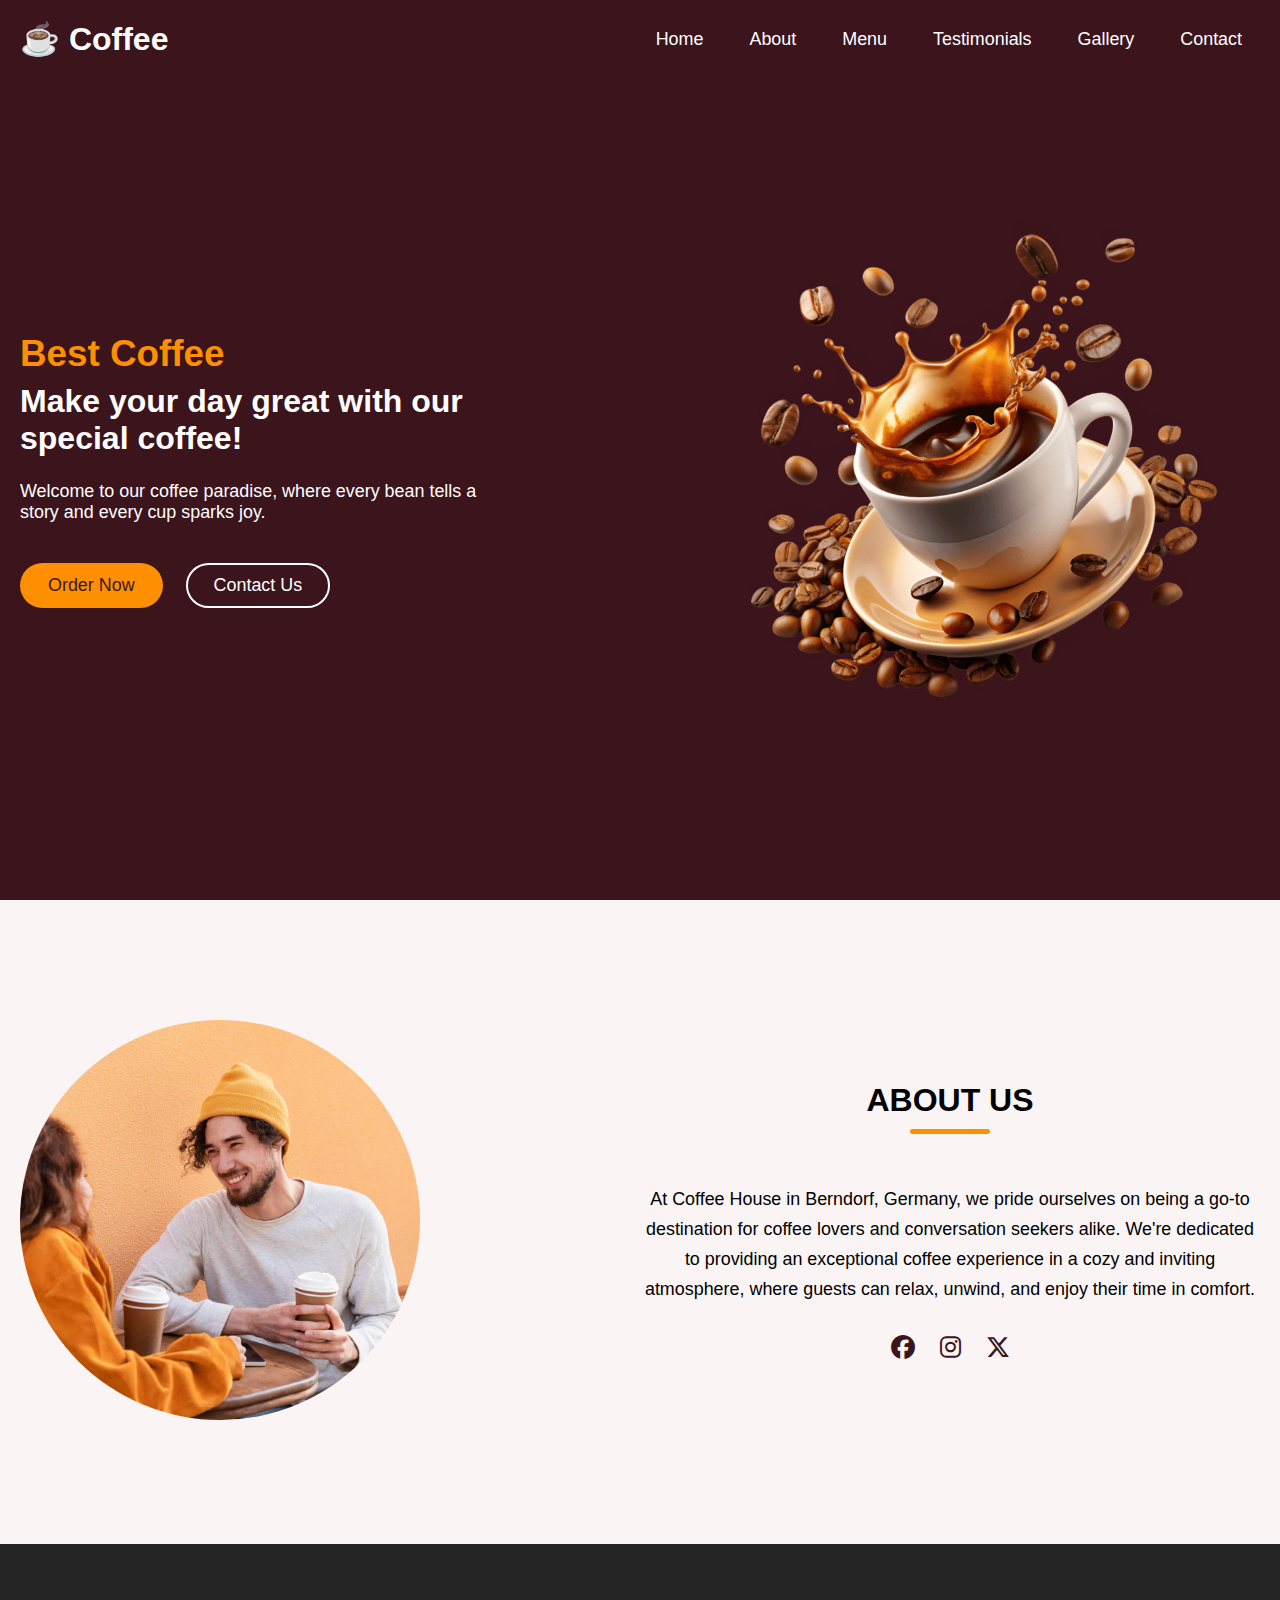
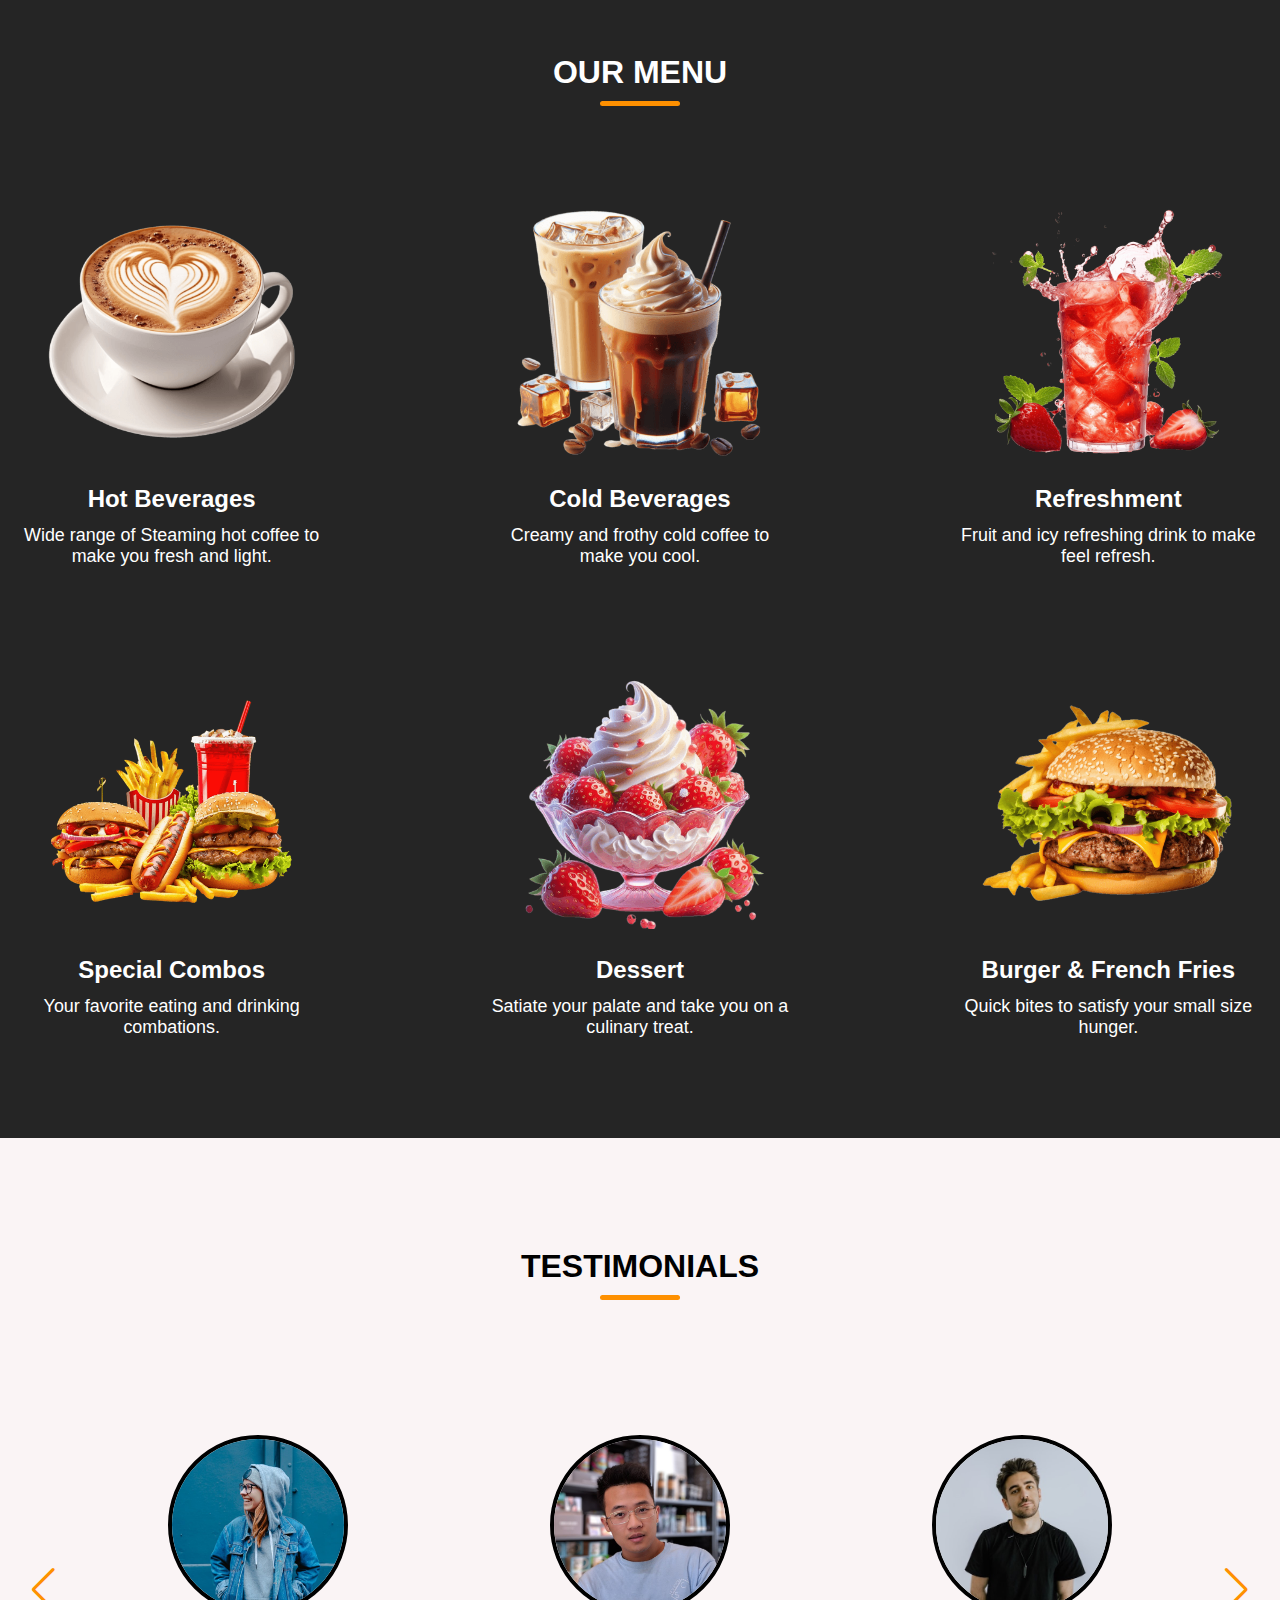
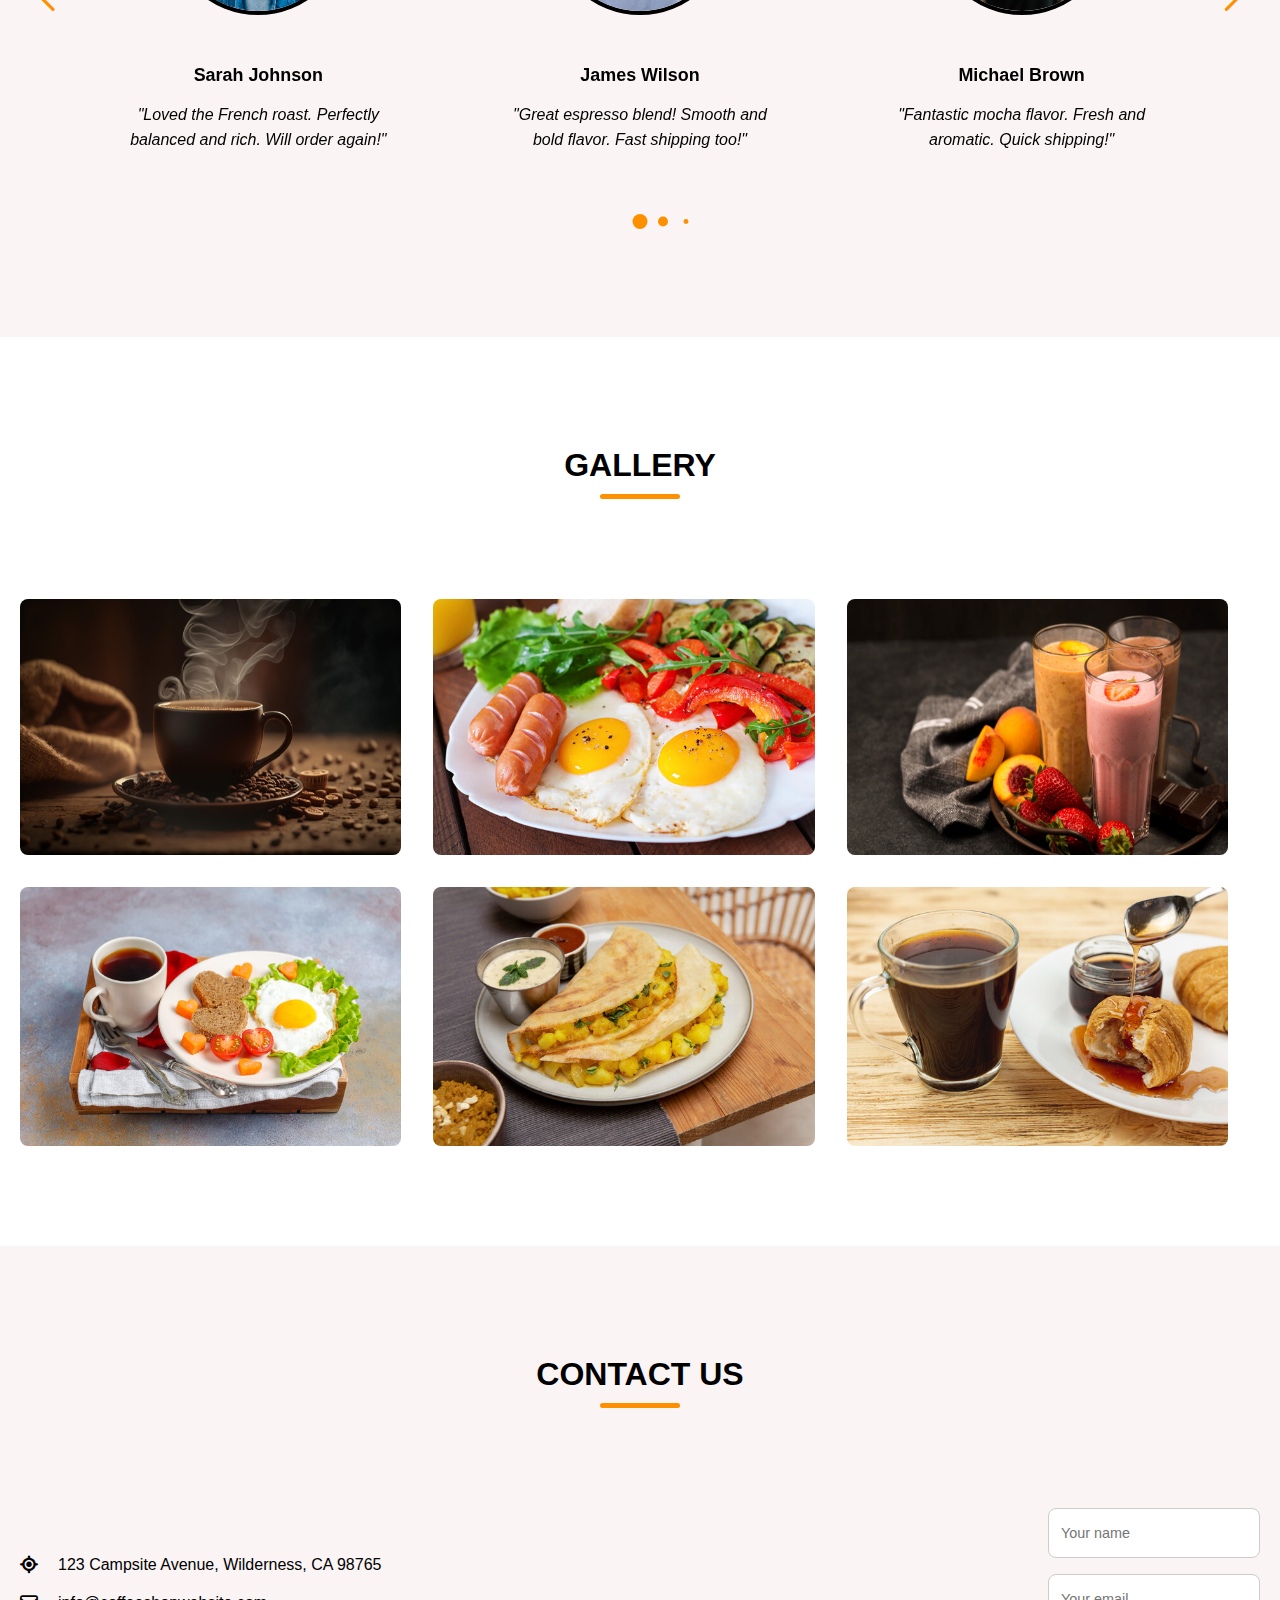
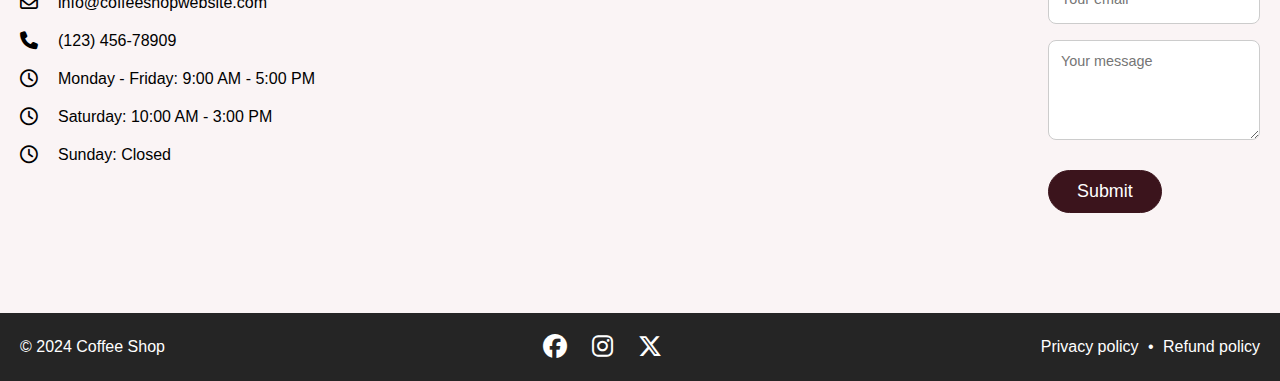
<file: index.html>
<!DOCTYPE html>
<html lang="en">
  <head>
    <meta charset="UTF-8"/>
    <meta name="viewport" content="width=device-width, initial-scale=1.0" />
    <title>Document</title>
    <link rel="stylesheet" href="https://cdnjs.cloudflare.com/ajax/libs/font-awesome/6.6.0/css/all.min.css" />
    <link rel="stylesheet" href="https://cdn.jsdelivr.net/npm/swiper@11/swiper-bundle.min.css" />
    <link rel="stylesheet" href="style.css" />
  </head>

  <body>
    <header>
      <nav class="navbar">
        <a href="#" class="nav-logo">
          <h2 class="logo-text">☕ Coffee</h2>
        </a>

        <ul class="nav-menu">
          <button id="menu-close-button" class="fas fa-times"></button>

          <li class="nav-item">
            <a href="#" class="nav-link">Home</a>
          </li>
          <li class="nav-item">
            <a href="about.html" class="nav-link">About</a>
          </li>
          <li class="nav-item">
            <a href="menu.html" class="nav-link">Menu</a>
          </li>
          <li class="nav-item">
            <a href="testimonials.html" class="nav-link">Testimonials</a>
          </li>
          <li class="nav-item">
            <a href="gallery.html" class="nav-link">Gallery</a>
          </li>
          <li class="nav-item">
            <a href="contact.html" class="nav-link">Contact</a>
          </li>
        </ul>

        <button id="menu-open-button" class="fas fa-bars"></button>
      </nav>
    </header>

    <main>
      <!-- Hero section -->
      <section class="hero-section">
        <div class="section-content">
          <div class="hero-details">
            <h2 class="title">Best Coffee</h2>
            <h3 class="subtitle">Make your day great with our special coffee!</h3>
            <p class="description">Welcome to our coffee paradise, where every bean tells a story and every cup sparks joy.</p>

            <div class="buttons">
              <a href="#" class="button order-now">Order Now</a>
              <a href="#contact" class="button contact-us">Contact Us</a>
            </div>
          </div>
          <div class="hero-image-wrapper">
            <img src="images/coffee-hero-section.png" alt="Coffee" class="hero-image" />
          </div>
        </div>
      </section>

      <!-- About section -->
      <section class="about-section" id="about">
        <div class="section-content">
          <div class="about-image-wrapper">
            <img src="images/about-image.jpg" alt="About" class="about-image" />
            <script>
              document.addEventListener('DOMContentLoaded', function() {
                const aboutImage = document.querySelector('.about-image');
                aboutImage.style.transition = 'transform 3s linear';
                aboutImage.style.transform = 'rotate(360deg)';
                
                aboutImage.addEventListener('transitionend', function() {
                  aboutImage.style.transition = 'none';
                  aboutImage.style.transform = 'rotate(0deg)';
                  
                  setTimeout(() => {
                    aboutImage.style.transition = 'transform 3s linear';
                    aboutImage.style.transform = 'rotate(360deg)';
                  }, 0);
                });
              });
            </script>
          </div>
          <div class="about-details">
            <h2 class="section-title">About Us</h2>
            <p class="text">At Coffee House in Berndorf, Germany, we pride ourselves on being a go-to destination for coffee lovers and conversation seekers alike. We're dedicated to providing an exceptional coffee experience in a cozy and inviting atmosphere, where guests can relax, unwind, and enjoy their time in comfort.</p>
            <div class="social-link-list">
              <a href="#" class="social-link"><i class="fa-brands fa-facebook"></i></a>
              <a href="#" class="social-link"><i class="fa-brands fa-instagram"></i></a>
              <a href="#" class="social-link"><i class="fa-brands fa-x-twitter"></i></a>
            </div>
          </div>
        </div>
      </section>

      <!-- Menu section -->
      <section class="menu-section" id="menu">
        <h2 class="section-title">Our Menu</h2>
        <div class="section-content">
          <ul class="menu-list">
            <li class="menu-item">
              <img src="images/hot-beverages.png" alt="Hot Beverages" class="menu-image" />
              <div class="menu-details">
                <h3 class="name">Hot Beverages</h3>
                <p class="text">Wide range of Steaming hot coffee to make you fresh and light.</p>
              </div>
            </li>
            <li class="menu-item">
              <img src="images/cold-beverages.png" alt="Cold Beverages" class="menu-image" />
              <div class="menu-details">
                <h3 class="name">Cold Beverages</h3>
                <p class="text">Creamy and frothy cold coffee to make you cool.</p>
              </div>
            </li>
            <li class="menu-item">
              <img src="images/refreshment.png" alt="Refreshment" class="menu-image" />
              <div class="menu-details">
                <h3 class="name">Refreshment</h3>
                <p class="text">Fruit and icy refreshing drink to make feel refresh.</p>
              </div>
            </li>
            <li class="menu-item">
              <img src="images/special-combo.png" alt="Special Combos" class="menu-image" />
              <div class="menu-details">
                <h3 class="name">Special Combos</h3>
                <p class="text">Your favorite eating and drinking combations.</p>
              </div>
            </li>
            <li class="menu-item">
              <img src="images/desserts.png" alt="Dessert" class="menu-image" />
              <div class="menu-details">
                <h3 class="name">Dessert</h3>
                <p class="text">Satiate your palate and take you on a culinary treat.</p>
              </div>
            </li>
            <li class="menu-item">
              <img src="images/burger-frenchfries.png" alt="burger & French Fries" class="menu-image" />
              <div class="menu-details">
                <h3 class="name">Burger & French Fries</h3>
                <p class="text">Quick bites to satisfy your small size hunger.</p>
              </div>
            </li>
          </ul>
        </div>
      </section>

      <!-- testimonials-section -->
      <section class="testimonials-section" id="testimonials">
        <h2 class="section-title" style="animation: rainbow 5s linear infinite;">Testimonials</h2>
        <div class="section-content">
          <div class="slider-container swiper">
            <div class="slider-wrapper">
              <ul class="testimonials-list swiper-wrapper">
                <li class="testimonial swiper-slide">
                  <img src="images/user-1.jpg" alt="User" class="user-image rainbow-border" />
                  <h3 class="name">Sarah Johnson</h3>
                  <i class="feedback">"Loved the French roast. Perfectly balanced and rich. Will order again!"</i>
                </li>
                <li class="testimonial swiper-slide">
                  <img src="images/user-2.jpg" alt="User" class="user-image rainbow-border" />
                  <h3 class="name">James Wilson</h3>
                  <i class="feedback">"Great espresso blend! Smooth and bold flavor. Fast shipping too!"</i>
                </li>
                <li class="testimonial swiper-slide">
                  <img src="images/user-3.jpg" alt="User" class="user-image rainbow-border" />
                  <h3 class="name">Michael Brown</h3>
                  <i class="feedback">"Fantastic mocha flavor. Fresh and aromatic. Quick shipping!"</i>
                </li>
                <li class="testimonial swiper-slide">
                  <img src="images/user-4.jpg" alt="User" class="user-image rainbow-border" />
                  <h3 class="name">Emily Harris</h3>
                  <i class="feedback">"Excellent quality! Fresh beans and quick delivery. Highly recommend."</i>
                </li>
                <li class="testimonial swiper-slide">
                  <img src="images/user-5.jpg" alt="User" class="user-image rainbow-border" />
                  <h3 class="name">Anthony Thompson</h3>
                  <i class="feedback">"Best decaf I've tried! Smooth and flavorful. Arrived promptly."</i>
                </li>
              </ul>

              <div class="swiper-pagination"></div>
              <div class="swiper-slide-button swiper-button-prev"></div>
              <div class="swiper-slide-button swiper-button-next"></div>
            </div>
          </div>
        </div>
        <style>
          .rainbow-border {
            border: 4px solid;
            animation: rainbow 5s linear infinite;
          }
          
          @keyframes rainbow {
            0% { border-color: rgb(255, 0, 0); }
            20% { border-color: rgb(255, 165, 0); }
            40% { border-color: rgb(255, 255, 0); }
            60% { border-color: rgb(0, 128, 0); }
            80% { border-color: rgb(0, 0, 255); }
            100% { border-color: rgb(255, 0, 0); }
          }
        </style>
      </section>

      <!-- Gallery section -->
      <section class="gallery-section" id="gallery">
        <h2 class="section-title">Gallery</h2>
        <div class="section-content">
          <ul class="gallery-list">
            <li class="gallery-item">
              <img src="images/gallery-1.jpg" alt="Gallery Image" class="gallery-image" />
            </li>
            <li class="gallery-item">
              <img src="images/gallery-2.jpg" alt="Gallery Image" class="gallery-image" />
            </li>
            <li class="gallery-item">
              <img src="images/gallery-3.jpg" alt="Gallery Image" class="gallery-image" />
            </li>
            <li class="gallery-item">
              <img src="images/gallery-4.jpg" alt="Gallery Image" class="gallery-image" />
            </li>
            <li class="gallery-item">
              <img src="images/gallery-5.jpg" alt="Gallery Image" class="gallery-image" />
            </li>
            <li class="gallery-item">
              <img src="images/gallery-6.jpg" alt="Gallery Image" class="gallery-image" />
            </li>
          </ul>
        </div>
      </section>

      <!-- Contact section -->
      <section class="contact-section" id="contact">
        <h2 class="section-title">Contact Us</h2>
        <div class="section-content">
          <ul class="contact-info-list">
            <li class="contact-info">
              <i class="fa-solid fa-location-crosshairs"></i>
              <p>123 Campsite Avenue, Wilderness, CA 98765</p>
            </li>
            <li class="contact-info">
              <i class="fa-regular fa-envelope"></i>
              <p>info@coffeeshopwebsite.com</p>
            </li>
            <li class="contact-info">
              <i class="fa-solid fa-phone"></i>
              <p>(123) 456-78909</p>
            </li>
            <li class="contact-info">
              <i class="fa-regular fa-clock"></i>
              <p>Monday - Friday: 9:00 AM - 5:00 PM</p>
            </li>
            <li class="contact-info">
              <i class="fa-regular fa-clock"></i>
              <p>Saturday: 10:00 AM - 3:00 PM</p>
            </li>
            <li class="contact-info">
              <i class="fa-regular fa-clock"></i>
              <p>Sunday: Closed</p>
            </li>
          </ul>

          <form action="#" class="contact-form" id="contactForm" novalidate>
            <div class="form-group">
              <input type="text" placeholder="Your name" class="form-input" id="name" />
              <span class="error-message" id="nameError"></span>
            </div>
            <div class="form-group">
              <input type="email" placeholder="Your email" class="form-input" id="email" />
              <span class="error-message" id="emailError"></span>
            </div>
            <div class="form-group">
              <textarea placeholder="Your message" class="form-input" id="message"></textarea>
              <span class="error-message" id="messageError"></span>
            </div>
            <button type="submit" class="button submit-button">Submit</button>
          </form>
        </div>
      </section>

      <!-- Footer section -->
      <footer class="footer-section">
        <div class="section-content">
          <p class="copyright-text">© 2024 Coffee Shop</p>

          <div class="social-link-list">
            <a href="#" class="social-link"><i class="fa-brands fa-facebook"></i></a>
            <a href="#" class="social-link"><i class="fa-brands fa-instagram"></i></a>
            <a href="#" class="social-link"><i class="fa-brands fa-x-twitter"></i></a>
          </div>

          <p class="policy-text">
            <a href="#" class="policy-link">Privacy policy</a>
            <span class="separator">•</span>
            <a href="#" class="policy-link">Refund policy</a>
          </p>
        </div>
      </footer>
    </main>

    <!-- Linking Swiper script -->
    <script src="https://cdn.jsdelivr.net/npm/swiper@11/swiper-bundle.min.js"></script>

    <!-- Linking custom script -->
    <script src="script.js"></script>
  </body>
</html>
</file>
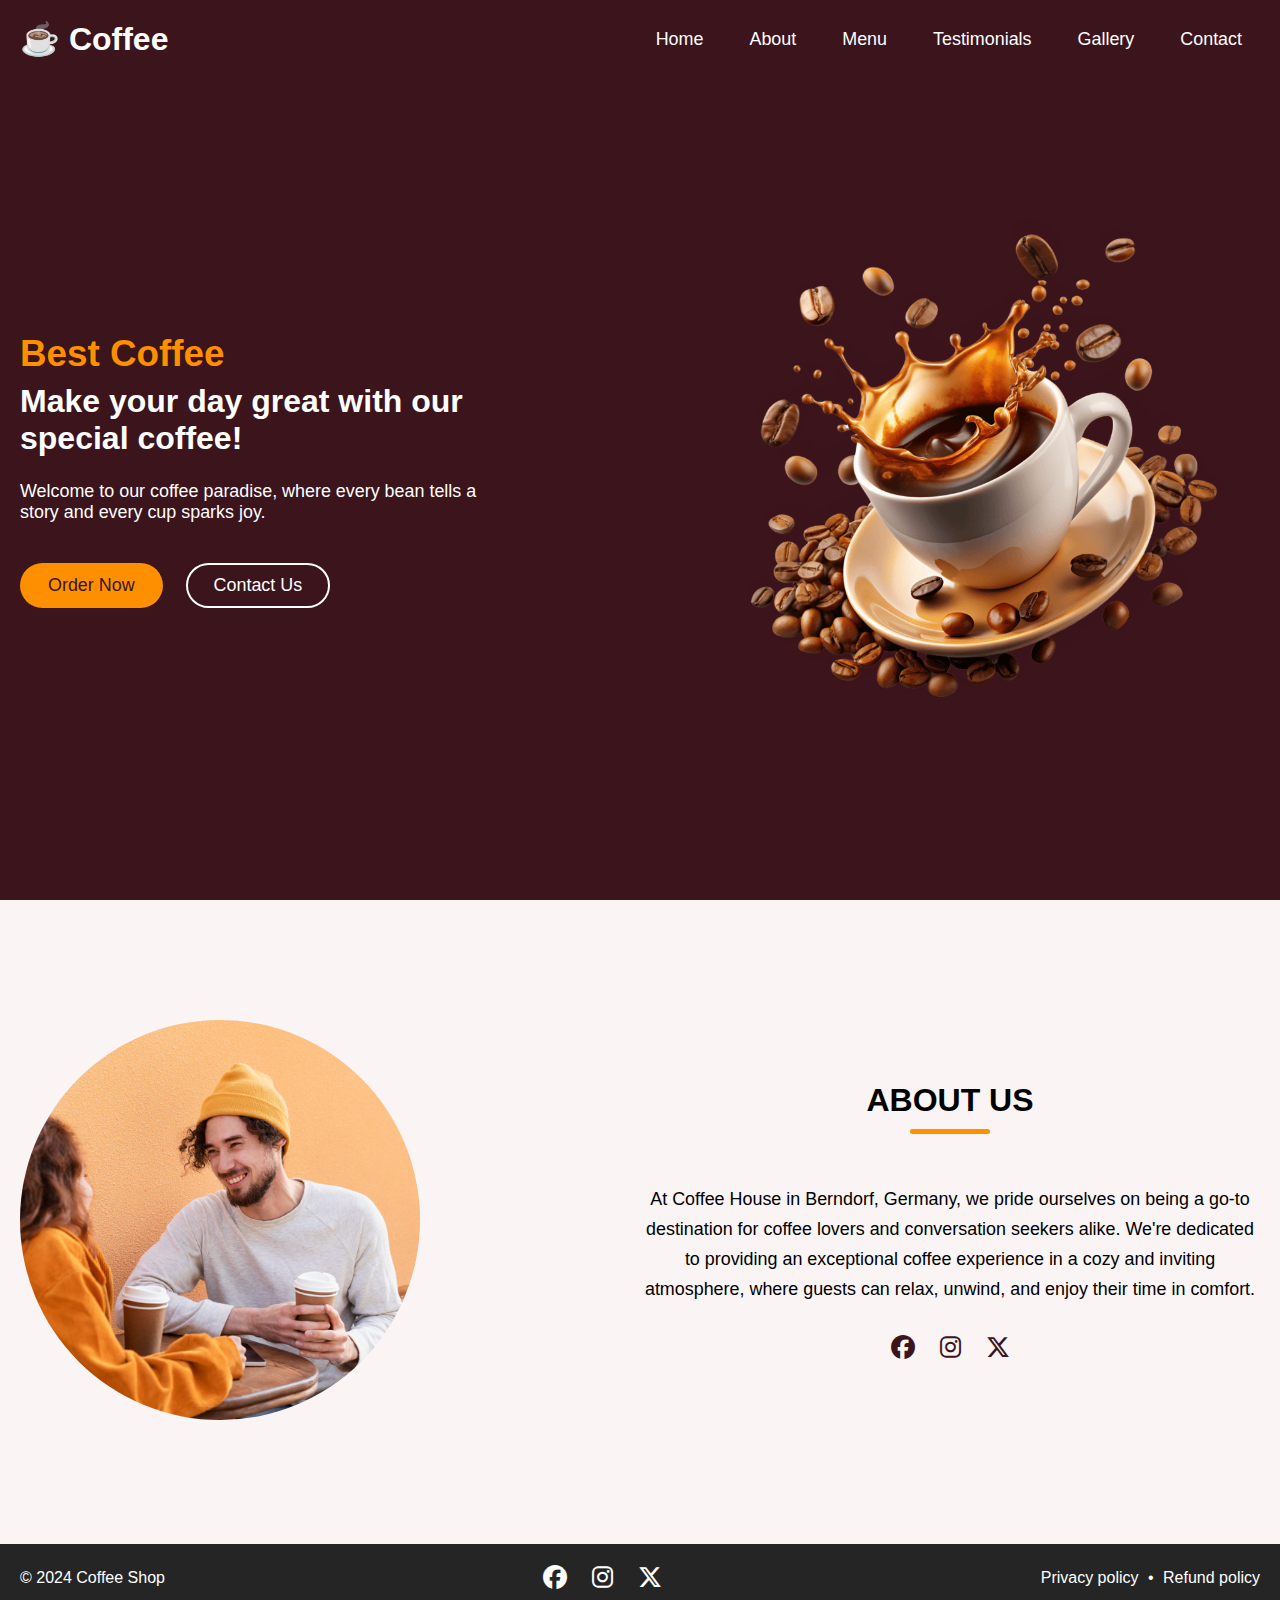
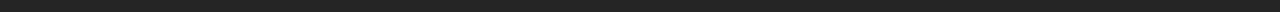
<file: about.html>
<!DOCTYPE html>
<html lang="en">
  <head>
    <meta charset="UTF-8"/>
    <meta name="viewport" content="width=device-width, initial-scale=1.0" />
    <title>Document</title>
    <link rel="stylesheet" href="https://cdnjs.cloudflare.com/ajax/libs/font-awesome/6.6.0/css/all.min.css" />
    <link rel="stylesheet" href="https://cdn.jsdelivr.net/npm/swiper@11/swiper-bundle.min.css" />
    <link rel="stylesheet" href="style.css" />
  </head>
  <body>
    <header>
      <nav class="navbar">
        <a href="#" class="nav-logo">
          <h2 class="logo-text">☕ Coffee</h2>
        </a>

        <ul class="nav-menu">
          <button id="menu-close-button" class="fas fa-times"></button>

          <li class="nav-item">
            <a href="index.html" class="nav-link">Home</a>
          </li>
          <li class="nav-item">
            <a href="about.html" class="nav-link">About</a>
          </li>
          <li class="nav-item">
            <a href="menu.html" class="nav-link">Menu</a>
          </li>
          <li class="nav-item">
            <a href="Testimonials.html" class="nav-link">Testimonials</a>
          </li>
          <li class="nav-item">
            <a href="gallery.html" class="nav-link">Gallery</a>
          </li>
          <li class="nav-item">
            <a href="contact.html" class="nav-link">Contact</a>
          </li>
        </ul>

        <button id="menu-open-button" class="fas fa-bars"></button>
      </nav>
    </header>

    <main>
      <!-- Hero section -->
      <section class="hero-section">
        <div class="section-content">
          <div class="hero-details">
            <h2 class="title">Best Coffee</h2>
            <h3 class="subtitle">Make your day great with our special coffee!</h3>
            <p class="description">Welcome to our coffee paradise, where every bean tells a story and every cup sparks joy.</p>

            <div class="buttons">
              <a href="#" class="button order-now">Order Now</a>
              <a href="#contact" class="button contact-us">Contact Us</a>
            </div>
          </div>
          <div class="hero-image-wrapper">
            <img src="images/coffee-hero-section.png" alt="Coffee" class="hero-image" />
          </div>
        </div>
      </section>

      <!-- About section -->
      <section class="about-section" id="about">
        <div class="section-content">
          <div class="about-image-wrapper">
            <img src="images/about-image.jpg" alt="About" class="about-image" />
            <script>
              document.addEventListener('DOMContentLoaded', function() {
                const aboutImage = document.querySelector('.about-image');
                aboutImage.style.transition = 'transform 3s linear';
                aboutImage.style.transform = 'rotate(360deg)';
                
                // Reset transform after animation completes
                aboutImage.addEventListener('transitionend', function() {
                  aboutImage.style.transition = 'none';
                  aboutImage.style.transform = 'rotate(0deg)';
                  
                  // Trigger next rotation after a brief delay
                  setTimeout(() => {
                    aboutImage.style.transition = 'transform 3s linear';
                    aboutImage.style.transform = 'rotate(360deg)';
                  }, 0);
                });
              });
            </script>
          </div>
          <div class="about-details">
            <h2 class="section-title">About Us</h2>
            <p class="text">At Coffee House in Berndorf, Germany, we pride ourselves on being a go-to destination for coffee lovers and conversation seekers alike. We're dedicated to providing an exceptional coffee experience in a cozy and inviting atmosphere, where guests can relax, unwind, and enjoy their time in comfort.</p>
            <div class="social-link-list">
              <a href="#" class="social-link"><i class="fa-brands fa-facebook"></i></a>
              <a href="#" class="social-link"><i class="fa-brands fa-instagram"></i></a>
              <a href="#" class="social-link"><i class="fa-brands fa-x-twitter"></i></a>
            </div>
          </div>
        </div>
      </section>


      <!-- Contact section
      <section class="contact-section" id="contact">
        <h2 class="section-title">Contact Us</h2>
        <div class="section-content">
          <ul class="contact-info-list">
            <li class="contact-info">
              <i class="fa-solid fa-location-crosshairs"></i>
              <p>123 Campsite Avenue, Wilderness, CA 98765</p>
            </li>
            <li class="contact-info">
              <i class="fa-regular fa-envelope"></i>
              <p>info@coffeeshopwebsite.com</p>
            </li>
            <li class="contact-info">
              <i class="fa-solid fa-phone"></i>
              <p>(123) 456-78909</p>
            </li>
            <li class="contact-info">
              <i class="fa-regular fa-clock"></i>
              <p>Monday - Friday: 9:00 AM - 5:00 PM</p>
            </li>
            <li class="contact-info">
              <i class="fa-regular fa-clock"></i>
              <p>Saturday: 10:00 AM - 3:00 PM</p>
            </li>
            <li class="contact-info">
              <i class="fa-regular fa-clock"></i>
              <p>Sunday: Closed</p>
            </li>
          </ul>

          <form action="#" class="contact-form">
            <input type="text" placeholder="Your name" class="form-input" required />
            <input type="email" placeholder="Your email" class="form-input" required />
            <textarea placeholder="Your message" class="form-input" required></textarea>
            <button type="submit" class="button submit-button">Submit</button>
          </form>
        </div>
      </section> -->


      
      <!-- Footer section -->
      <footer class="footer-section">
        <div class="section-content">
          <p class="copyright-text">© 2024 Coffee Shop</p>

          <div class="social-link-list">
            <a href="#" class="social-link"><i class="fa-brands fa-facebook"></i></a>
            <a href="#" class="social-link"><i class="fa-brands fa-instagram"></i></a>
            <a href="#" class="social-link"><i class="fa-brands fa-x-twitter"></i></a>
          </div>

          <p class="policy-text">
            <a href="#" class="policy-link">Privacy policy</a>
            <span class="separator">•</span>
            <a href="#" class="policy-link">Refund policy</a>
          </p>
        </div>
      </footer>
    </main>




    <!-- Linking Swiper script -->
    <script src="https://cdn.jsdelivr.net/npm/swiper@11/swiper-bundle.min.js"></script>

    <!-- Linking custom script -->
    <script src="script.js"></script>
  </body>
</html>
</file>
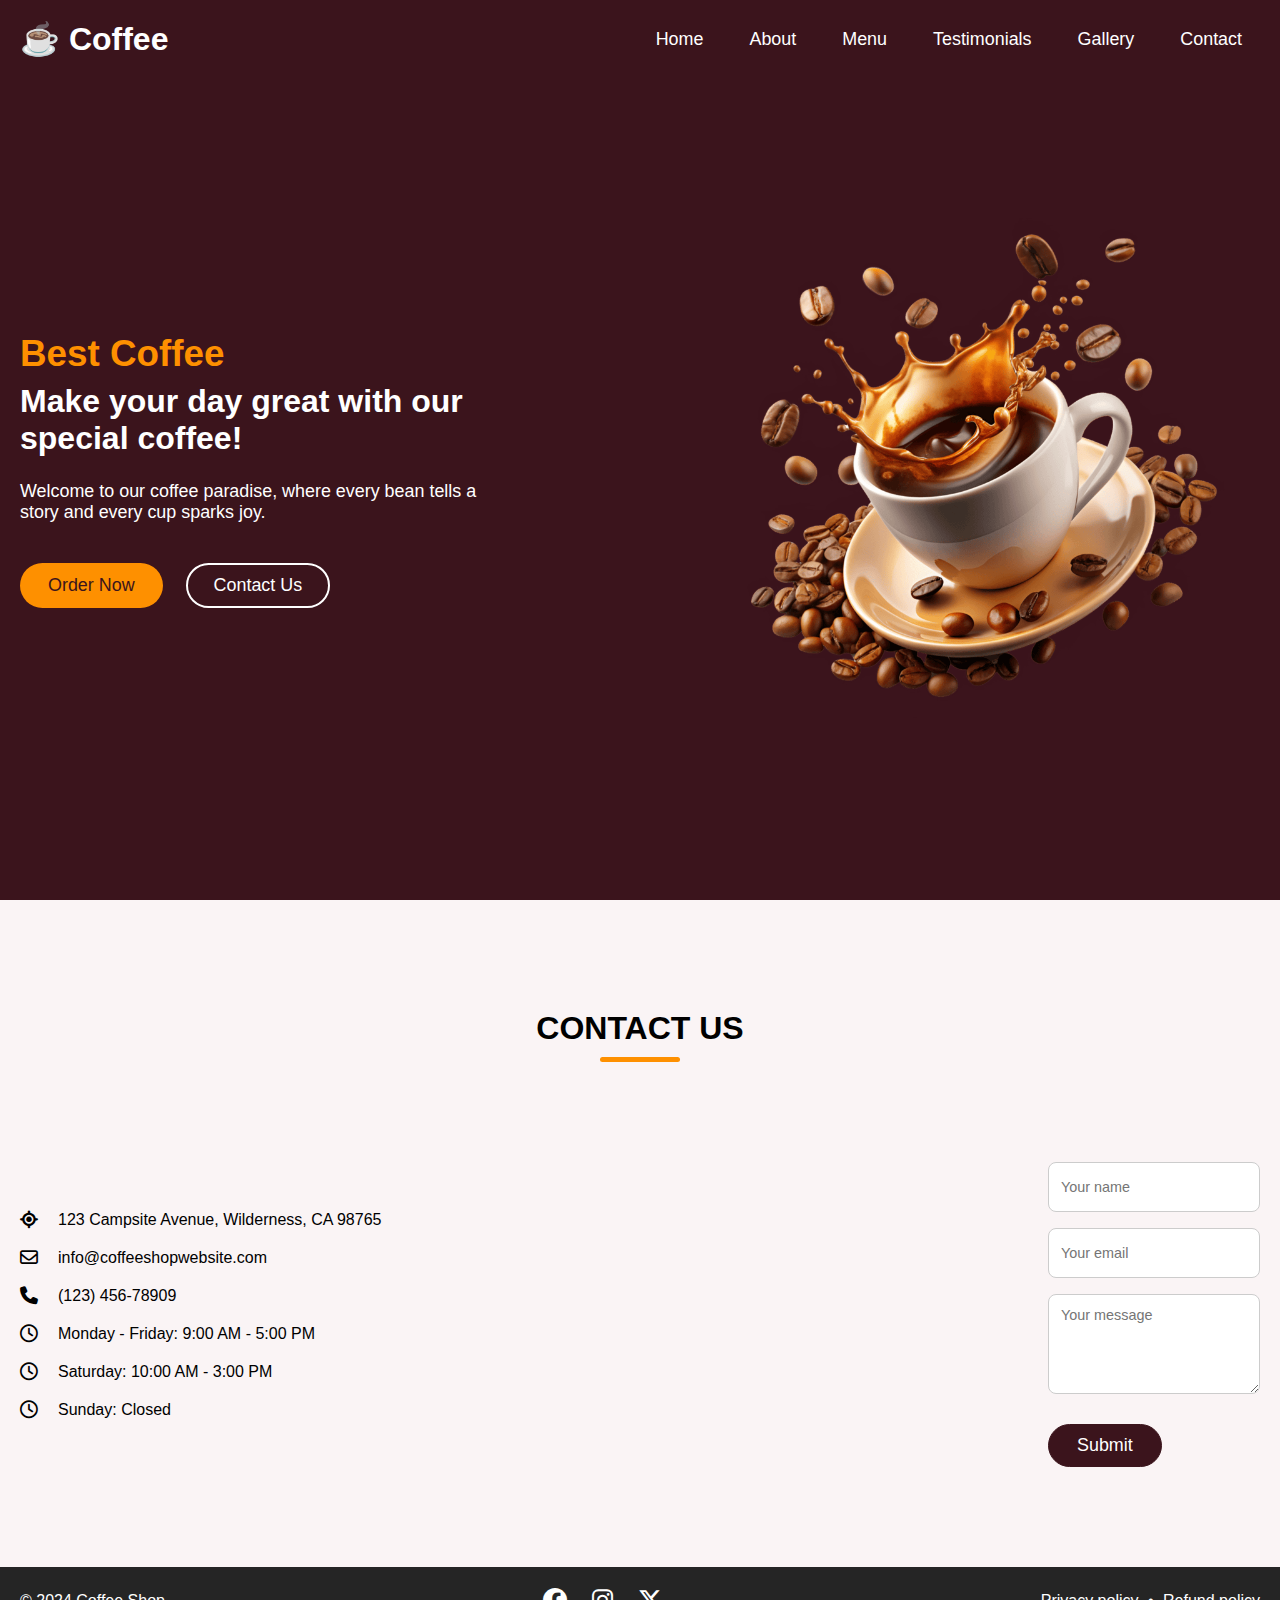
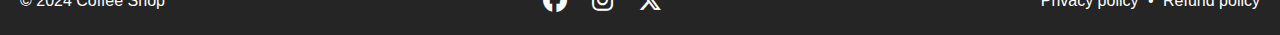
<file: contact.html>
<!DOCTYPE html>
<html lang="en">
  <head>
    <meta charset="UTF-8"/>
    <meta name="viewport" content="width=device-width, initial-scale=1.0" />
    <title>Document</title>
    <link rel="stylesheet" href="https://cdnjs.cloudflare.com/ajax/libs/font-awesome/6.6.0/css/all.min.css" />
    <link rel="stylesheet" href="https://cdn.jsdelivr.net/npm/swiper@11/swiper-bundle.min.css" />
    <link rel="stylesheet" href="style.css" />
  </head>
  <body>
    <header>
      <nav class="navbar">
        <a href="#" class="nav-logo">
          <h2 class="logo-text">☕ Coffee</h2>
        </a>

        <ul class="nav-menu">
          <button id="menu-close-button" class="fas fa-times"></button>

          <li class="nav-item">
            <a href="index.html" class="nav-link">Home</a>
          </li>
          <li class="nav-item">
            <a href="about.html" class="nav-link">About</a>
          </li>
          <li class="nav-item">
            <a href="menu.html" class="nav-link">Menu</a>
          </li>
          <li class="nav-item">
            <a href="Testimonials.html" class="nav-link">Testimonials</a>
          </li>
          <li class="nav-item">
            <a href="gallery.html" class="nav-link">Gallery</a>
          </li>
          <li class="nav-item">
            <a href="contact.html" class="nav-link">Contact</a>
          </li>
        </ul>

        <button id="menu-open-button" class="fas fa-bars"></button>
      </nav>
    </header>

    <main>
      <!-- Hero section -->
      <section class="hero-section">
        <div class="section-content">
          <div class="hero-details">
            <h2 class="title">Best Coffee</h2>
            <h3 class="subtitle">Make your day great with our special coffee!</h3>
            <p class="description">Welcome to our coffee paradise, where every bean tells a story and every cup sparks joy.</p>

            <div class="buttons">
              <a href="#" class="button order-now">Order Now</a>
              <a href="#contact" class="button contact-us">Contact Us</a>
            </div>
          </div>
          <div class="hero-image-wrapper">
            <img src="images/coffee-hero-section.png" alt="Coffee" class="hero-image" />
          </div>
        </div>
      </section>

      <section class="contact-section" id="contact">
        <h2 class="section-title">Contact Us</h2>
        <div class="section-content">
          <ul class="contact-info-list">
            <li class="contact-info">
              <i class="fa-solid fa-location-crosshairs"></i>
              <p>123 Campsite Avenue, Wilderness, CA 98765</p>
            </li>
            <li class="contact-info">
              <i class="fa-regular fa-envelope"></i>
              <p>info@coffeeshopwebsite.com</p>
            </li>
            <li class="contact-info">
              <i class="fa-solid fa-phone"></i>
              <p>(123) 456-78909</p>
            </li>
            <li class="contact-info">
              <i class="fa-regular fa-clock"></i>
              <p>Monday - Friday: 9:00 AM - 5:00 PM</p>
            </li>
            <li class="contact-info">
              <i class="fa-regular fa-clock"></i>
              <p>Saturday: 10:00 AM - 3:00 PM</p>
            </li>
            <li class="contact-info">
              <i class="fa-regular fa-clock"></i>
              <p>Sunday: Closed</p>
            </li>
          </ul>

          <form action="#" class="contact-form" id="contactForm" novalidate>
            <div class="form-group">
              <input type="text" placeholder="Your name" class="form-input" id="name" />
              <span class="error-message" id="nameError"></span>
            </div>
            <div class="form-group">
              <input type="email" placeholder="Your email" class="form-input" id="email" />
              <span class="error-message" id="emailError"></span>
            </div>
            <div class="form-group">
              <textarea placeholder="Your message" class="form-input" id="message"></textarea>
              <span class="error-message" id="messageError"></span>
            </div>
            <button type="submit" class="button submit-button">Submit</button>
          </form>
        </div>
      </section>


      
      <!-- Footer section -->
      <footer class="footer-section">
        <div class="section-content">
          <p class="copyright-text">© 2024 Coffee Shop</p>

          <div class="social-link-list">
            <a href="#" class="social-link"><i class="fa-brands fa-facebook"></i></a>
            <a href="#" class="social-link"><i class="fa-brands fa-instagram"></i></a>
            <a href="#" class="social-link"><i class="fa-brands fa-x-twitter"></i></a>
          </div>

          <p class="policy-text">
            <a href="#" class="policy-link">Privacy policy</a>
            <span class="separator">•</span>
            <a href="#" class="policy-link">Refund policy</a>
          </p>
        </div>
      </footer>
    </main>




    <!-- Linking Swiper script -->
    <script src="https://cdn.jsdelivr.net/npm/swiper@11/swiper-bundle.min.js"></script>

    <!-- Linking custom script -->
    <script src="script.js"></script>
  </body>
</html>
</file>
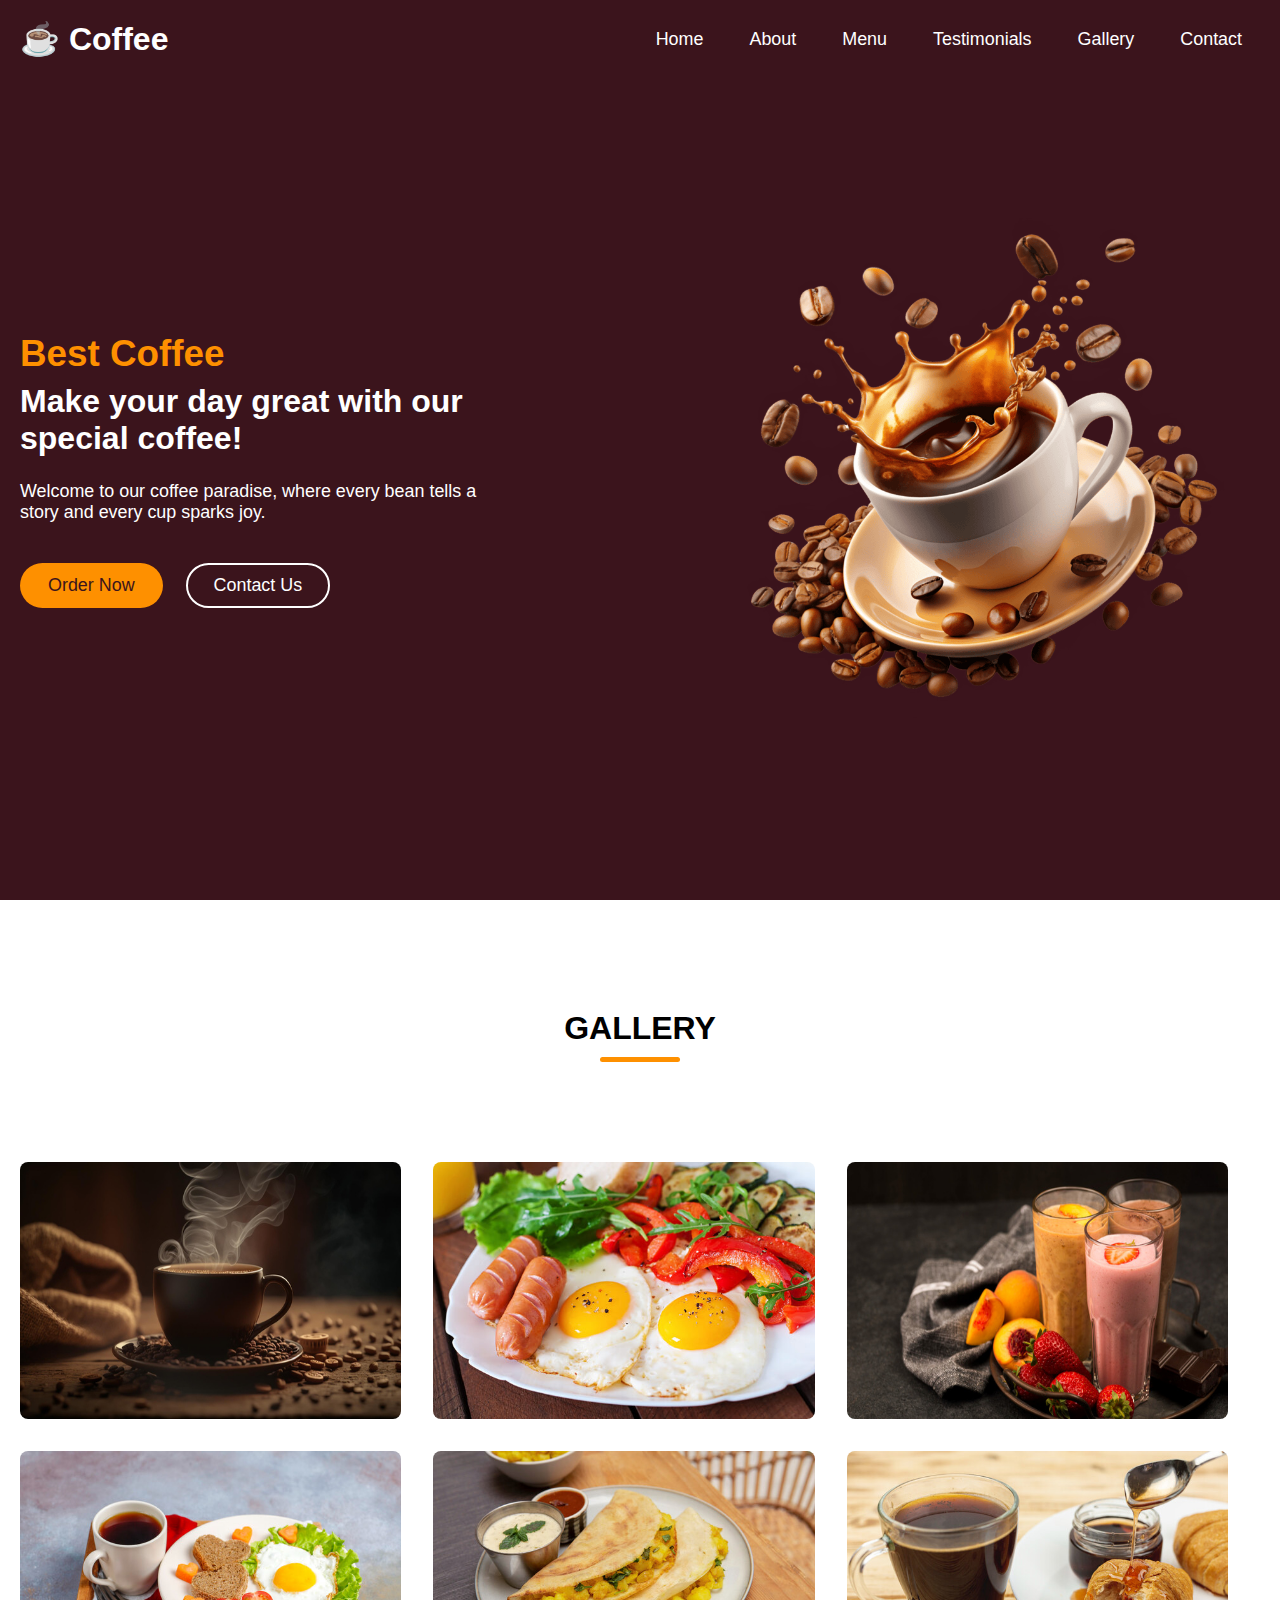
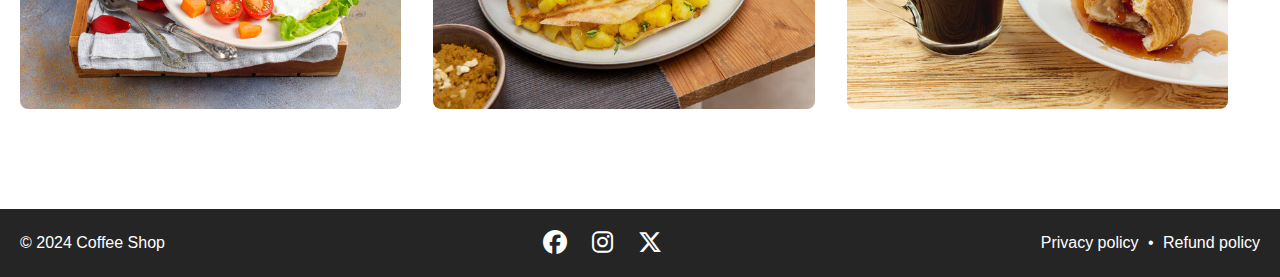
<file: gallery.html>
<!DOCTYPE html>
<html lang="en">
  <head>
    <meta charset="UTF-8"/>
    <meta name="viewport" content="width=device-width, initial-scale=1.0" />
    <title>Document</title>
    <link rel="stylesheet" href="https://cdnjs.cloudflare.com/ajax/libs/font-awesome/6.6.0/css/all.min.css" />
    <link rel="stylesheet" href="https://cdn.jsdelivr.net/npm/swiper@11/swiper-bundle.min.css" />
    <link rel="stylesheet" href="style.css" />
  </head>
  <body>
    <header>
      <nav class="navbar">
        <a href="#" class="nav-logo">
          <h2 class="logo-text">☕ Coffee</h2>
        </a>

        <ul class="nav-menu">
          <button id="menu-close-button" class="fas fa-times"></button>

          <li class="nav-item">
            <a href="index.html" class="nav-link">Home</a>
          </li>
          <li class="nav-item">
            <a href="about.html" class="nav-link">About</a>
          </li>
          <li class="nav-item">
            <a href="menu.html" class="nav-link">Menu</a>
          </li>
          <li class="nav-item">
            <a href="Testimonials.html" class="nav-link">Testimonials</a>
          </li>
          <li class="nav-item">
            <a href="gallery.html" class="nav-link">Gallery</a>
          </li>
          <li class="nav-item">
            <a href="contact.html" class="nav-link">Contact</a>
          </li>
        </ul>

        <button id="menu-open-button" class="fas fa-bars"></button>
      </nav>
    </header>

    <main>
      <!-- Hero section -->
      <section class="hero-section">
        <div class="section-content">
          <div class="hero-details">
            <h2 class="title">Best Coffee</h2>
            <h3 class="subtitle">Make your day great with our special coffee!</h3>
            <p class="description">Welcome to our coffee paradise, where every bean tells a story and every cup sparks joy.</p>

            <div class="buttons">
              <a href="#" class="button order-now">Order Now</a>
              <a href="#contact" class="button contact-us">Contact Us</a>
            </div>
          </div>
          <div class="hero-image-wrapper">
            <img src="images/coffee-hero-section.png" alt="Coffee" class="hero-image" />
          </div>
        </div>
      </section>




              
      <!-- Gallery section -->
      <section class="gallery-section" id="gallery">
        <h2 class="section-title">Gallery</h2>
        <div class="section-content">
          <ul class="gallery-list">
            <li class="gallery-item">
              <img src="images/gallery-1.jpg" alt="Gallery Image" class="gallery-image" />
            </li>
            <li class="gallery-item">
              <img src="images/gallery-2.jpg" alt="Gallery Image" class="gallery-image" />
            </li>
            <li class="gallery-item">
              <img src="images/gallery-3.jpg" alt="Gallery Image" class="gallery-image" />
            </li>
            <li class="gallery-item">
              <img src="images/gallery-4.jpg" alt="Gallery Image" class="gallery-image" />
            </li>
            <li class="gallery-item">
              <img src="images/gallery-5.jpg" alt="Gallery Image" class="gallery-image" />
            </li>
            <li class="gallery-item">
              <img src="images/gallery-6.jpg" alt="Gallery Image" class="gallery-image" />
            </li>
          </ul>
        </div>
      </section>



      <!-- <section class="contact-section" id="contact">
        <h2 class="section-title">Contact Us</h2>
        <div class="section-content">
          <ul class="contact-info-list">
            <li class="contact-info">
              <i class="fa-solid fa-location-crosshairs"></i>
              <p>123 Campsite Avenue, Wilderness, CA 98765</p>
            </li>
            <li class="contact-info">
              <i class="fa-regular fa-envelope"></i>
              <p>info@coffeeshopwebsite.com</p>
            </li>
            <li class="contact-info">
              <i class="fa-solid fa-phone"></i>
              <p>(123) 456-78909</p>
            </li>
            <li class="contact-info">
              <i class="fa-regular fa-clock"></i>
              <p>Monday - Friday: 9:00 AM - 5:00 PM</p>
            </li>
            <li class="contact-info">
              <i class="fa-regular fa-clock"></i>
              <p>Saturday: 10:00 AM - 3:00 PM</p>
            </li>
            <li class="contact-info">
              <i class="fa-regular fa-clock"></i>
              <p>Sunday: Closed</p>
            </li>
          </ul>

          <form action="#" class="contact-form">
            <input type="text" placeholder="Your name" class="form-input" required />
            <input type="email" placeholder="Your email" class="form-input" required />
            <textarea placeholder="Your message" class="form-input" required></textarea>
            <button type="submit" class="button submit-button">Submit</button>
          </form>
        </div>
      </section> -->


      
      <!-- Footer section -->
      <footer class="footer-section">
        <div class="section-content">
          <p class="copyright-text">© 2024 Coffee Shop</p>

          <div class="social-link-list">
            <a href="#" class="social-link"><i class="fa-brands fa-facebook"></i></a>
            <a href="#" class="social-link"><i class="fa-brands fa-instagram"></i></a>
            <a href="#" class="social-link"><i class="fa-brands fa-x-twitter"></i></a>
          </div>

          <p class="policy-text">
            <a href="#" class="policy-link">Privacy policy</a>
            <span class="separator">•</span>
            <a href="#" class="policy-link">Refund policy</a>
          </p>
        </div>
      </footer>
    </main>




    <!-- Linking Swiper script -->
    <script src="https://cdn.jsdelivr.net/npm/swiper@11/swiper-bundle.min.js"></script>

    <!-- Linking custom script -->
    <script src="script.js"></script>
  </body>
</html>
</file>
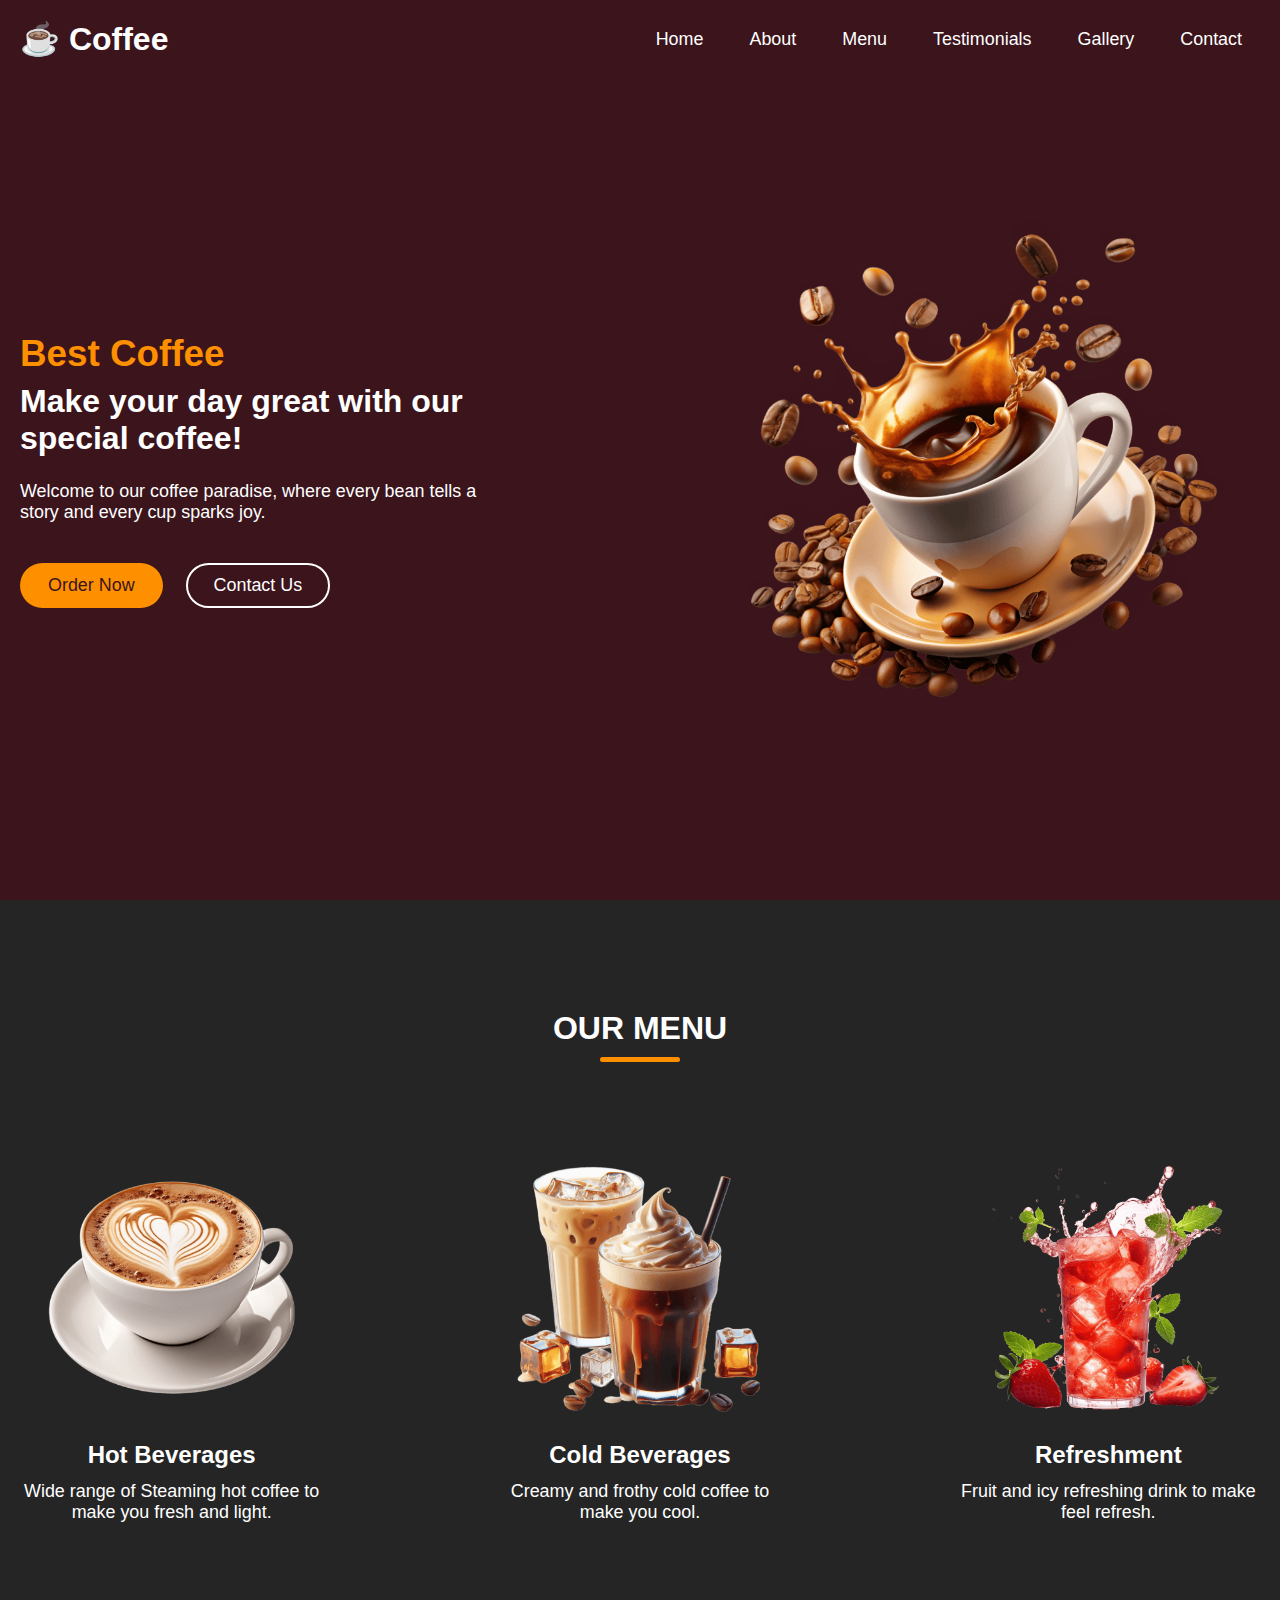
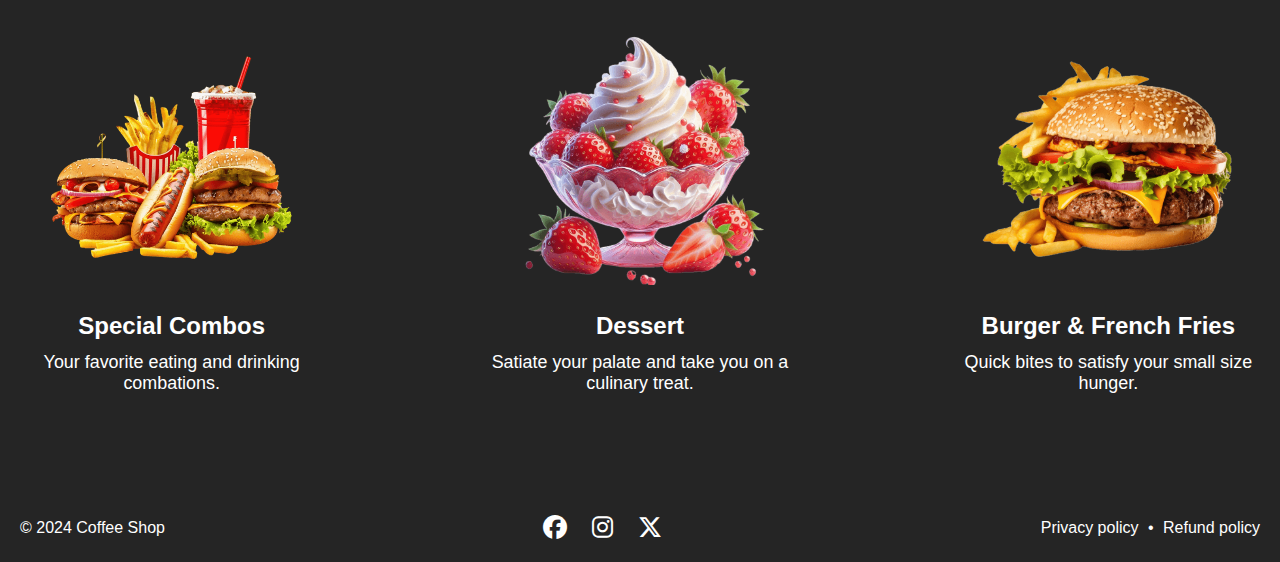
<file: menu.html>
<!DOCTYPE html>
<html lang="en">
  <head>
    <meta charset="UTF-8"/>
    <meta name="viewport" content="width=device-width, initial-scale=1.0" />
    <title>Document</title>
    <link rel="stylesheet" href="https://cdnjs.cloudflare.com/ajax/libs/font-awesome/6.6.0/css/all.min.css" />
    <link rel="stylesheet" href="https://cdn.jsdelivr.net/npm/swiper@11/swiper-bundle.min.css" />
    <link rel="stylesheet" href="style.css" />
  </head>
  <body>
    <header>
      <nav class="navbar">
        <a href="#" class="nav-logo">
          <h2 class="logo-text">☕ Coffee</h2>
        </a>

        <ul class="nav-menu">
          <button id="menu-close-button" class="fas fa-times"></button>

          <li class="nav-item">
            <a href="index.html" class="nav-link">Home</a>
          </li>
          <li class="nav-item">
            <a href="about.html" class="nav-link">About</a>
          </li>
          <li class="nav-item">
            <a href="menu.html" class="nav-link">Menu</a>
          </li>
          <li class="nav-item">
            <a href="Testimonials.html" class="nav-link">Testimonials</a>
          </li>
          <li class="nav-item">
            <a href="gallery.html" class="nav-link">Gallery</a>
          </li>
          <li class="nav-item">
            <a href="contact.html" class="nav-link">Contact</a>
          </li>
        </ul>

        <button id="menu-open-button" class="fas fa-bars"></button>
      </nav>
    </header>

    <main>
      <!-- Hero section -->
      <section class="hero-section">
        <div class="section-content">
          <div class="hero-details">
            <h2 class="title">Best Coffee</h2>
            <h3 class="subtitle">Make your day great with our special coffee!</h3>
            <p class="description">Welcome to our coffee paradise, where every bean tells a story and every cup sparks joy.</p>

            <div class="buttons">
              <a href="#" class="button order-now">Order Now</a>
              <a href="#contact" class="button contact-us">Contact Us</a>
            </div>
          </div>
          <div class="hero-image-wrapper">
            <img src="images/coffee-hero-section.png" alt="Coffee" class="hero-image" />
          </div>
        </div>
      </section>
      <section class="menu-section" id="menu">
        <h2 class="section-title">Our Menu</h2>
        <div class="section-content">
          <ul class="menu-list">
            <li class="menu-item">
              <img src="images/hot-beverages.png" alt="Hot Beverages" class="menu-image" />
              <div class="menu-details">
                <h3 class="name">Hot Beverages</h3>
                <p class="text">Wide range of Steaming hot coffee to make you fresh and light.</p>
              </div>
            </li>
            <li class="menu-item">
              <img src="images/cold-beverages.png" alt="Cold Beverages" class="menu-image" />
              <div class="menu-details">
                <h3 class="name">Cold Beverages</h3>
                <p class="text">Creamy and frothy cold coffee to make you cool.</p>
              </div>
            </li>
            <li class="menu-item">
              <img src="images/refreshment.png" alt="Refreshment" class="menu-image" />
              <div class="menu-details">
                <h3 class="name">Refreshment</h3>
                <p class="text">Fruit and icy refreshing drink to make feel refresh.</p>
              </div>
            </li>
            <li class="menu-item">
              <img src="images/special-combo.png" alt="Special Combos" class="menu-image" />
              <div class="menu-details">
                <h3 class="name">Special Combos</h3>
                <p class="text">Your favorite eating and drinking combations.</p>
              </div>
            </li>
            <li class="menu-item">
              <img src="images/desserts.png" alt="Dessert" class="menu-image" />
              <div class="menu-details">
                <h3 class="name">Dessert</h3>
                <p class="text">Satiate your palate and take you on a culinary treat.</p>
              </div>
            </li>
            <li class="menu-item">
              <img src="images/burger-frenchfries.png" alt="burger & French Fries" class="menu-image" />
              <div class="menu-details">
                <h3 class="name">Burger & French Fries</h3>
                <p class="text">Quick bites to satisfy your small size hunger.</p>
              </div>
            </li>
          </ul>
        </div>
      </section>




      <!-- Contact section
      <section class="contact-section" id="contact">
        <h2 class="section-title">Contact Us</h2>
        <div class="section-content">
          <ul class="contact-info-list">
            <li class="contact-info">
              <i class="fa-solid fa-location-crosshairs"></i>
              <p>123 Campsite Avenue, Wilderness, CA 98765</p>
            </li>
            <li class="contact-info">
              <i class="fa-regular fa-envelope"></i>
              <p>info@coffeeshopwebsite.com</p>
            </li>
            <li class="contact-info">
              <i class="fa-solid fa-phone"></i>
              <p>(123) 456-78909</p>
            </li>
            <li class="contact-info">
              <i class="fa-regular fa-clock"></i>
              <p>Monday - Friday: 9:00 AM - 5:00 PM</p>
            </li>
            <li class="contact-info">
              <i class="fa-regular fa-clock"></i>
              <p>Saturday: 10:00 AM - 3:00 PM</p>
            </li>
            <li class="contact-info">
              <i class="fa-regular fa-clock"></i>
              <p>Sunday: Closed</p>
            </li>
          </ul>

          <form action="#" class="contact-form">
            <input type="text" placeholder="Your name" class="form-input" required />
            <input type="email" placeholder="Your email" class="form-input" required />
            <textarea placeholder="Your message" class="form-input" required></textarea>
            <button type="submit" class="button submit-button">Submit</button>
          </form>
        </div>
      </section> -->


      
      <!-- Footer section -->
      <footer class="footer-section">
        <div class="section-content">
          <p class="copyright-text">© 2024 Coffee Shop</p>

          <div class="social-link-list">
            <a href="#" class="social-link"><i class="fa-brands fa-facebook"></i></a>
            <a href="#" class="social-link"><i class="fa-brands fa-instagram"></i></a>
            <a href="#" class="social-link"><i class="fa-brands fa-x-twitter"></i></a>
          </div>

          <p class="policy-text">
            <a href="#" class="policy-link">Privacy policy</a>
            <span class="separator">•</span>
            <a href="#" class="policy-link">Refund policy</a>
          </p>
        </div>
      </footer>
    </main>




    <!-- Linking Swiper script -->
    <script src="https://cdn.jsdelivr.net/npm/swiper@11/swiper-bundle.min.js"></script>

    <!-- Linking custom script -->
    <script src="script.js"></script>
  </body>
</html>
</file>
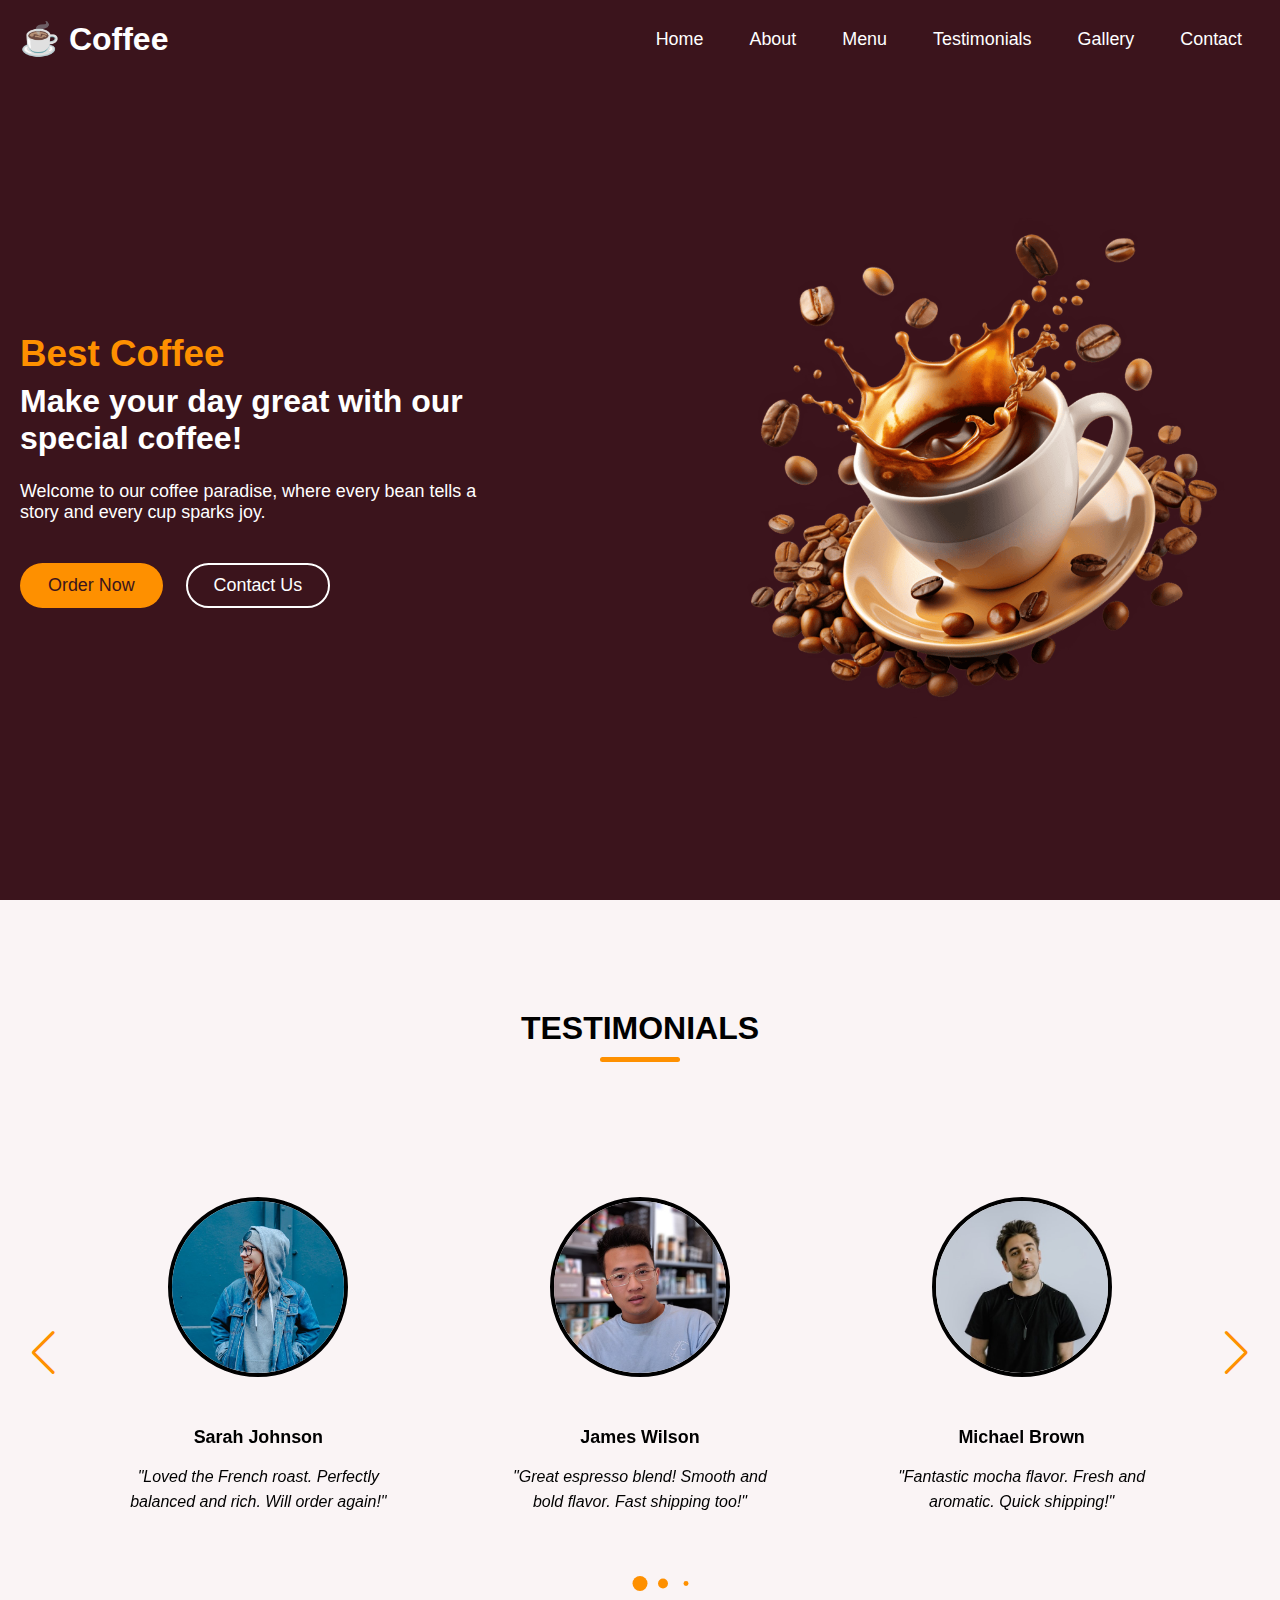
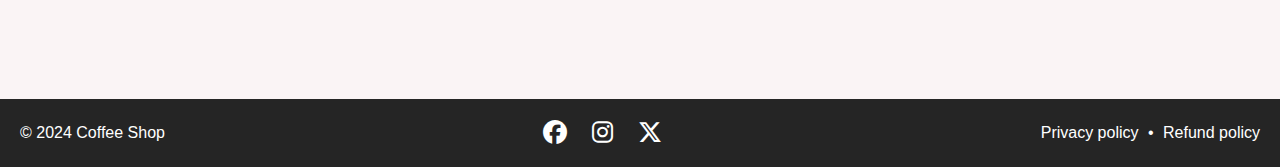
<file: Testimonials.html>
<!DOCTYPE html>
<html lang="en">
  <head>
    <meta charset="UTF-8"/>
    <meta name="viewport" content="width=device-width, initial-scale=1.0" />
    <title>Document</title>
    <link rel="stylesheet" href="https://cdnjs.cloudflare.com/ajax/libs/font-awesome/6.6.0/css/all.min.css" />
    <link rel="stylesheet" href="https://cdn.jsdelivr.net/npm/swiper@11/swiper-bundle.min.css" />
    <link rel="stylesheet" href="style.css" />
  </head>
  <body>
    <header>
      <nav class="navbar">
        <a href="#" class="nav-logo">
          <h2 class="logo-text">☕ Coffee</h2>
        </a>

        <ul class="nav-menu">
          <button id="menu-close-button" class="fas fa-times"></button>

          <li class="nav-item">
            <a href="index.html" class="nav-link">Home</a>
          </li>
          <li class="nav-item">
            <a href="about.html" class="nav-link">About</a>
          </li>
          <li class="nav-item">
            <a href="menu.html" class="nav-link">Menu</a>
          </li>
          <li class="nav-item">
            <a href="Testimonials.html" class="nav-link">Testimonials</a>
          </li>
          <li class="nav-item">
            <a href="gallery.html" class="nav-link">Gallery</a>
          </li>
          <li class="nav-item">
            <a href="contact.html" class="nav-link">Contact</a>
          </li>
        </ul>

        <button id="menu-open-button" class="fas fa-bars"></button>
      </nav>
    </header>

    <main>
      <!-- Hero section -->
      <section class="hero-section">
        <div class="section-content">
          <div class="hero-details">
            <h2 class="title">Best Coffee</h2>
            <h3 class="subtitle">Make your day great with our special coffee!</h3>
            <p class="description">Welcome to our coffee paradise, where every bean tells a story and every cup sparks joy.</p>

            <div class="buttons">
              <a href="#" class="button order-now">Order Now</a>
              <a href="#contact" class="button contact-us">Contact Us</a>
            </div>
          </div>
          <div class="hero-image-wrapper">
            <img src="images/coffee-hero-section.png" alt="Coffee" class="hero-image" />
          </div>
        </div>
      </section>




      <section class="testimonials-section" id="testimonials">
        <h2 class="section-title" style="animation: rainbow 5s linear infinite;">Testimonials</h2>
        <div class="section-content">
          <div class="slider-container swiper">
            <div class="slider-wrapper">
              <ul class="testimonials-list swiper-wrapper">
                <li class="testimonial swiper-slide">
                  <img src="images/user-1.jpg" alt="User" class="user-image rainbow-border" />
                  <h3 class="name">Sarah Johnson</h3>
                  <i class="feedback">"Loved the French roast. Perfectly balanced and rich. Will order again!"</i>
                </li>
                <li class="testimonial swiper-slide">
                  <img src="images/user-2.jpg" alt="User" class="user-image rainbow-border" />
                  <h3 class="name">James Wilson</h3>
                  <i class="feedback">"Great espresso blend! Smooth and bold flavor. Fast shipping too!"</i>
                </li>
                <li class="testimonial swiper-slide">
                  <img src="images/user-3.jpg" alt="User" class="user-image rainbow-border" />
                  <h3 class="name">Michael Brown</h3>
                  <i class="feedback">"Fantastic mocha flavor. Fresh and aromatic. Quick shipping!"</i>
                </li>
                <li class="testimonial swiper-slide">
                  <img src="images/user-4.jpg" alt="User" class="user-image rainbow-border" />
                  <h3 class="name">Emily Harris</h3>
                  <i class="feedback">"Excellent quality! Fresh beans and quick delivery. Highly recommend."</i>
                </li>
                <li class="testimonial swiper-slide">
                  <img src="images/user-5.jpg" alt="User" class="user-image rainbow-border" />
                  <h3 class="name">Anthony Thompson</h3>
                  <i class="feedback">"Best decaf I've tried! Smooth and flavorful. Arrived promptly."</i>
                </li>
              </ul>

              <div class="swiper-pagination"></div>
              <div class="swiper-slide-button swiper-button-prev"></div>
              <div class="swiper-slide-button swiper-button-next"></div>
            </div>
          </div>
        </div>
        <style>
          .rainbow-border {
            border: 4px solid;
            animation: rainbow 5s linear infinite;
          }
          
          @keyframes rainbow {
            0% { border-color: rgb(255, 0, 0); }
            20% { border-color: rgb(255, 165, 0); }
            40% { border-color: rgb(255, 255, 0); }
            60% { border-color: rgb(0, 128, 0); }
            80% { border-color: rgb(0, 0, 255); }
            100% { border-color: rgb(255, 0, 0); }
          }
        </style>
      </section>

          <!-- <section class="contact-section" id="contact">
            <h2 class="section-title">Contact Us</h2>
            <div class="section-content">
              <ul class="contact-info-list">
                <li class="contact-info">
                  <i class="fa-solid fa-location-crosshairs"></i>
                  <p>123 Campsite Avenue, Wilderness, CA 98765</p>
                </li>
                <li class="contact-info">
                  <i class="fa-regular fa-envelope"></i>
                  <p>info@coffeeshopwebsite.com</p>
                </li>
                <li class="contact-info">
                  <i class="fa-solid fa-phone"></i>
                  <p>(123) 456-78909</p>
                </li>
                <li class="contact-info">
                  <i class="fa-regular fa-clock"></i>
                  <p>Monday - Friday: 9:00 AM - 5:00 PM</p>
                </li>
                <li class="contact-info">
                  <i class="fa-regular fa-clock"></i>
                  <p>Saturday: 10:00 AM - 3:00 PM</p>
                </li>
                <li class="contact-info">
                  <i class="fa-regular fa-clock"></i>
                  <p>Sunday: Closed</p>
                </li>
              </ul>
    
              <form action="#" class="contact-form">
                <input type="text" placeholder="Your name" class="form-input" required />
                <input type="email" placeholder="Your email" class="form-input" required />
                <textarea placeholder="Your message" class="form-input" required></textarea>
                <button type="submit" class="button submit-button">Submit</button>
              </form>
            </div>
          </section> -->
          
            


    
    
          
          <!-- Footer section -->
          <footer class="footer-section">
            <div class="section-content">
              <p class="copyright-text">© 2024 Coffee Shop</p>
    
              <div class="social-link-list">
                <a href="#" class="social-link"><i class="fa-brands fa-facebook"></i></a>
                <a href="#" class="social-link"><i class="fa-brands fa-instagram"></i></a>
                <a href="#" class="social-link"><i class="fa-brands fa-x-twitter"></i></a>
              </div>
    
              <p class="policy-text">
                <a href="#" class="policy-link">Privacy policy</a>
                <span class="separator">•</span>
                <a href="#" class="policy-link">Refund policy</a>
              </p>
            </div>
          </footer>
        </main>
    
    
    
    
        <!-- Linking Swiper script -->
        <script src="https://cdn.jsdelivr.net/npm/swiper@11/swiper-bundle.min.js"></script>
    
        <!-- Linking custom script -->
        <script src="script.js"></script>
      </body>
    </html>
</file>
<file: style.css>
* {
  padding: 0;
  margin: 0;
  box-sizing: border-box;
  font-family: "Poppins", sans-serif;
}

:root {
  /* Colors */
  --white-color: #fff;
  --dark-color: #252525;
  --primary-color: #3b141c;
  --secondary-color: #fe9000;
  --light-pink-color: #faf4f5;
  --medium-gray-color: #ccc;

  /* Font size */
  --font-size-s: 0.9rem;
  --font-size-n: 1rem;
  --font-size-m: 1.12rem;
  --font-size-l: 1.5rem;
  --font-size-xl: 2rem;
  --font-size-xxl: 2.3rem;

  /* Font weight */
  --font-weight-normal: 400;
  --font-weight-medium: 500;
  --font-weight-semibold: 600;
  --font-weight-bold: 700;

  /* Border radius */
  --border-radius-s: 8px;
  --border-radius-m: 30px;
  --border-radius-circle: 50%;

  /* Site max width */
  --site-max-width: 1300px;
}

html {
  scroll-behavior: smooth;
}

ul {
  list-style: none;
}

a {
  text-decoration: none;
}

button {
  cursor: pointer;
  background: none;
  border: none;
}

img {
  width: 100%;
}

:where(section, footer) .section-content {
  margin: 0 auto;
  padding: 0 20px;
  max-width: var(--site-max-width);
}

section .section-title {
  text-align: center;
  padding: 60px 0 100px;
  text-transform: uppercase;
  font-size: var(--font-size-xl);
}

section .section-title::after {
  content: "";
  width: 80px;
  height: 5px;
  display: block;
  margin: 10px auto 0;
  background: var(--secondary-color);
  border-radius: var(--border-radius-s);
}

/* Navbar styling */
header {
  z-index: 5;
  width: 100%;
  position: fixed;
  background: var(--primary-color);
}

header .navbar {
  display: flex;
  padding: 20px;
  align-items: center;
  margin: 0 auto;
  justify-content: space-between;
  max-width: var(--site-max-width);
}

.navbar .nav-logo .logo-text {
  color: var(--white-color);
  font-size: var(--font-size-xl);
  font-weight: var(--font-weight-semibold);
}

.navbar .nav-menu {
  gap: 10px;
  display: flex;
}

.navbar .nav-menu .nav-link {
  padding: 10px 18px;
  color: var(--white-color);
  font-size: var(--font-size-m);
  border-radius: var(--border-radius-m);
  transition: 0.3s ease;
}

.navbar .nav-menu .nav-link:hover {
  color: var(--primary-color);
  background: var(--secondary-color);
}

.navbar :where(#menu-open-button, #menu-close-button) {
  display: none;
}

/* Hero section styling */
.hero-section {
  min-height: 100vh;
  background: var(--primary-color);
}

.hero-section .section-content {
  display: flex;
  padding-top: 40px;
  align-items: center;
  min-height: 100vh;
  justify-content: space-between;
}

.hero-section .hero-details {
  color: var(--white-color);
}

.hero-section .hero-details .title {
  font-size: var(--font-size-xxl);
  color: var(--secondary-color);
  font-family: "Miniver", sans-serif;
}

.hero-section .hero-details .subtitle {
  margin-top: 8px;
  max-width: 70%;
  font-size: var(--font-size-xl);
  font-weight: var(--font-weight-semibold);
}

.hero-section .hero-details .description {
  max-width: 70%;
  margin: 24px 0 40px;
  font-size: var(--font-size-m);
}

.hero-section .hero-details .buttons {
  display: flex;
  gap: 23px;
}

.hero-section .hero-details .button {
  padding: 10px 26px;
  display: block;
  border: 2px solid transparent;
  border-radius: var(--border-radius-m);
  background: var(--secondary-color);
  color: var(--primary-color);
  font-size: var(--font-size-m);
  font-weight: var(--font-weight-medium);
  transition: 0.3s ease;
}

.hero-section .hero-details .button:hover,
.hero-section .hero-details .button.contact-us {
  color: var(--white-color);
  border-color: var(--white-color);
  background: transparent;
}

.hero-section .hero-details .button.contact-us:hover {
  color: var(--primary-color);
  background: var(--secondary-color);
  border-color: var(--secondary-color);
}

.hero-section .hero-image-wrapper {
  max-width: 500px;
  margin-right: 30px;
}

/* About section styling */
.about-section {
  padding: 120px 0;
  background: var(--light-pink-color);
}

.about-section .section-content {
  display: flex;
  gap: 50px;
  align-items: center;
  justify-content: space-between;
}

.about-section .about-image-wrapper .about-image {
  height: 400px;
  width: 400px;
  object-fit: cover;
  border-radius: var(--border-radius-circle);
}

.about-section .about-details {
  max-width: 50%;
}

.about-section .about-details .section-title {
  padding: 0;
}

.about-section .about-details .text {
  line-height: 30px;
  margin: 50px 0 30px;
  text-align: center;
  font-size: var(--font-size-m);
}

.about-section .social-link-list {
  display: flex;
  gap: 25px;
  justify-content: center;
}

.about-section .social-link-list .social-link {
  color: var(--primary-color);
  font-size: var(--font-size-l);
  transition: 0.2s ease;
}

.about-section .social-link-list .social-link:hover {
  color: var(--secondary-color);
}

/* Menu section styling */
.menu-section {
  color: var(--white-color);
  background: var(--dark-color);
  padding: 50px 0 100px;
}

.menu-section .menu-list {
  display: flex;
  gap: 110px;
  flex-wrap: wrap;
  align-items: center;
  justify-content: space-between;
}

.menu-section .menu-list .menu-item {
  display: flex;
  text-align: center;
  flex-direction: column;
  align-items: center;
  justify-content: space-between;
  width: calc(100% / 3 - 110px);
}

.menu-section .menu-list .menu-item .menu-image {
  width: 83%;
  aspect-ratio: 1;
  margin-bottom: 15px;
  object-fit: contain;
}

.menu-section .menu-list .menu-item .name {
  margin: 12px 0;
  font-size: var(--font-size-l);
  font-weight: var(--font-weight-semibold);
}

.menu-section .menu-list .menu-item .text {
  font-size: var(--font-size-m);
}

/* Testimonials section styling */
.testimonials-section {
  padding: 50px 0 100px;
  background: var(--light-pink-color);
}

.testimonials-section .slider-wrapper {
  overflow: hidden;
  margin: 0 60px 50px;
}

.testimonials-section .testimonial {
  user-select: none;
  padding: 35px;
  display: flex;
  flex-direction: column;
  justify-content: center;
  align-items: center;
  text-align: center;
}

.testimonials-section .testimonial .user-image {
  width: 180px;
  height: 180px;
  margin-bottom: 50px;
  object-fit: cover;
  border-radius: var(--border-radius-circle);
}

.testimonials-section .testimonial .name {
  margin-bottom: 16px;
  font-size: var(--font-size-m);
}

.testimonials-section .testimonial .feedback {
  line-height: 25px;
}

.testimonials-section .swiper-pagination-bullet {
  width: 15px;
  height: 15px;
  opacity: 1;
  background: var(--secondary-color);
}

.testimonials-section .swiper-slide-button {
  color: var(--secondary-color);
  margin-top: -50px;
  transition: 0.3s ease;
}

.testimonials-section .swiper-slide-button:hover {
  color: var(--primary-color);
}

/* Gallery section styling */
.gallery-section {
  padding: 50px 0 100px;
}

.gallery-section .gallery-list {
  display: flex;
  gap: 32px;
  flex-wrap: wrap;
}

.gallery-section .gallery-list .gallery-item {
  overflow: hidden;
  border-radius: var(--border-radius-s);
  width: calc(100% / 3 - 32px);
}

.gallery-section .gallery-item .gallery-image {
  width: 100%;
  height: 100%;
  cursor: zoom-in;
  transition: 0.3s ease;
}

.gallery-section .gallery-item:hover .gallery-image {
  transform: scale(1.3);
}

/* Contact section styling */
.contact-section {
  padding: 50px 0 100px;
  background: var(--light-pink-color);
}

.contact-section .section-content {
  display: flex;
  gap: 48px;
  align-items: center;
  justify-content: space-between;
}

.contact-section .contact-info-list .contact-info {
  display: flex;
  gap: 20px;
  margin: 20px 0;
  align-items: center;
}

.contact-section .contact-info-list .contact-info i {
  font-size: var(--font-size-m);
}

.contact-section .contact-form .form-input {
  width: 100%;
  height: 50px;
  padding: 0 12px;
  outline: none;
  margin-bottom: 16px;
  font-size: var(--font-size-s);
  border-radius: var(--border-radius-s);
  border: 1px solid var(--medium-gray-color);
}

.contact-section .contact-form {
  max-width: 50%;
}

.contact-section .contact-form textarea.form-input {
  height: 100px;
  padding: 12px;
  resize: vertical;
}

.contact-section .contact-form .form-input:focus {
  border-color: var(--secondary-color);
}

.contact-section .contact-form .submit-button {
  padding: 10px 28px;
  outline: none;
  margin-top: 10px;
  border: 1px solid var(--primary-color);
  border-radius: var(--border-radius-m);
  background: var(--primary-color);
  color: var(--white-color);
  font-size: var(--font-size-m);
  font-weight: var(--font-weight-medium);
  transition: 0.3s ease;
}

.contact-section .contact-form .submit-button:hover {
  color: var(--primary-color);
  background: transparent;
}

.error-message {
  color: red;
  font-family: 'Arial', sans-serif;
  font-size: 14px;
  margin-top: 5px; /* Adds space between input and error */
}

/* Footer section styling */
.footer-section {
  padding: 20px 0;
  background: var(--dark-color);
}

.footer-section .section-content {
  display: flex;
  align-items: center;
  justify-content: space-between;
}

.footer-section :where(.copyright-text, .social-link, .policy-link) {
  color: var(--white-color);
  transition: 0.2s ease;
}

.footer-section .social-link-list {
  display: flex;
  gap: 25px;
}

.footer-section .social-link-list .social-link {
  font-size: var(--font-size-l);
}

.footer-section .social-link-list .social-link:hover,
.footer-section .policy-text .policy-link:hover {
  color: var(--secondary-color);
}

.footer-section .policy-text .separator {
  color: #fff;
  margin: 0 5px;
}

/* Responsive media query code for max width 1024px */
@media screen and (max-width: 1024px) {
  .menu-section .menu-list {
    gap: 60px;
  }

  .menu-section .menu-list .menu-item {
    width: calc(100% / 3 - 60px);
  }

}

/* Responsive media query code for max width 900px */
@media screen and (max-width: 900px) {
  :root {
    --font-size-m: 1rem;
    --font-size-l: 1.3rem;
    --font-size-xl: 1.5rem;
    --font-size-xxl: 1.8rem;
  }

  body.show-mobile-menu {
    overflow: hidden;
  }

  body.show-mobile-menu header::before {
    content: "";
    content: '';
    position: fixed;
    top: 0;
    left: 0;
    height: 100%;
    width: 100%;
    backdrop-filter: blur(5px);
    background: rgba(0, 0, 0, 0.2);
  }

  .navbar :is(#menu-open-button, #menu-close-button) {
    font-size: var(--font-size-l);

    display: block;
  }

  .navbar :is(#menu-open-button, #menu-close-button):hover {
    color: var(--secondary-color)  ;
  }

  .navbar #menu-open-button {
    color: #fff;
  }

  .navbar .nav-menu #menu-close-button {
    position: absolute;
    right: 30px;
    top: 30px;
  }

  .navbar .nav-menu {
    display: block;
    background: #fff;
    position: fixed;
    top: 0;
    left: -300px;
    height: 100%;
    width: 300px;
    display: flex;
    align-items: center;
    flex-direction: column;
    padding-top: 100px;
    transition: left 0.2s ease;
  }

  body.show-mobile-menu .nav-menu {
    left: 0;
  }

  .navbar .nav-menu .nav-link {
    display: block;
    margin-top: 17px;
    padding: 10px 22px;
    color: var(--dark-color);
    font-size: var(--font-size-l);
  }

  .hero-section .section-content {
    text-align: center;
    gap: 50px;
    padding: 30px 20px 20px;
    justify-content: center;
    flex-direction: column-reverse;
  }

  .hero-section .hero-details :is(.subtitle, .description),
  .about-section .about-details,
  .contact-section .contact-form {
    max-width: 100%;
  }

  .hero-section .hero-details .buttons {
    justify-content: center;
  }

  .hero-section .hero-image-wrapper {
    max-width: 270px;
    margin-right: 0;
  }

  .about-section .section-content {
    gap: 70px;
    flex-direction: column-reverse;
  }

  .about-section .about-image-wrapper .about-image {
    width: 100%;
    height: 100%;
    aspect-ratio: 1;
    max-width: 250px;
  }

  .menu-section .menu-list {
    gap: 30px;
  }

  .menu-section .menu-list .menu-item {
    width: calc(100% / 2 - 50px);
  }

  .menu-section .menu-list .menu-item .menu-image {
    max-width: 200px;
  }

  .gallery-section .gallery-list {
    gap: 30px;
  }

  .gallery-section .gallery-list .gallery-item {
    width: calc(100% / 2 - 30px);
  }

  .contact-section .section-content {
    align-items: center;
    flex-direction: column-reverse;
  }
}

/* Responsive media query code for max width 640px */
@media screen and (max-width: 640px) {

  .menu-section .menu-list .menu-item,
  .gallery-section .gallery-list .gallery-item {
    width: 100%;
  }

  .menu-section .menu-list {
    gap: 60px;
  }

  .testimonials-section .slider-wrapper {
    margin: 0 0 30px;
  }

  .testimonials-section .swiper-slide-button {
    display: none;
  }

  .footer-section .section-content {
    flex-direction: column;
    gap: 20px;
  }
}
</file>
